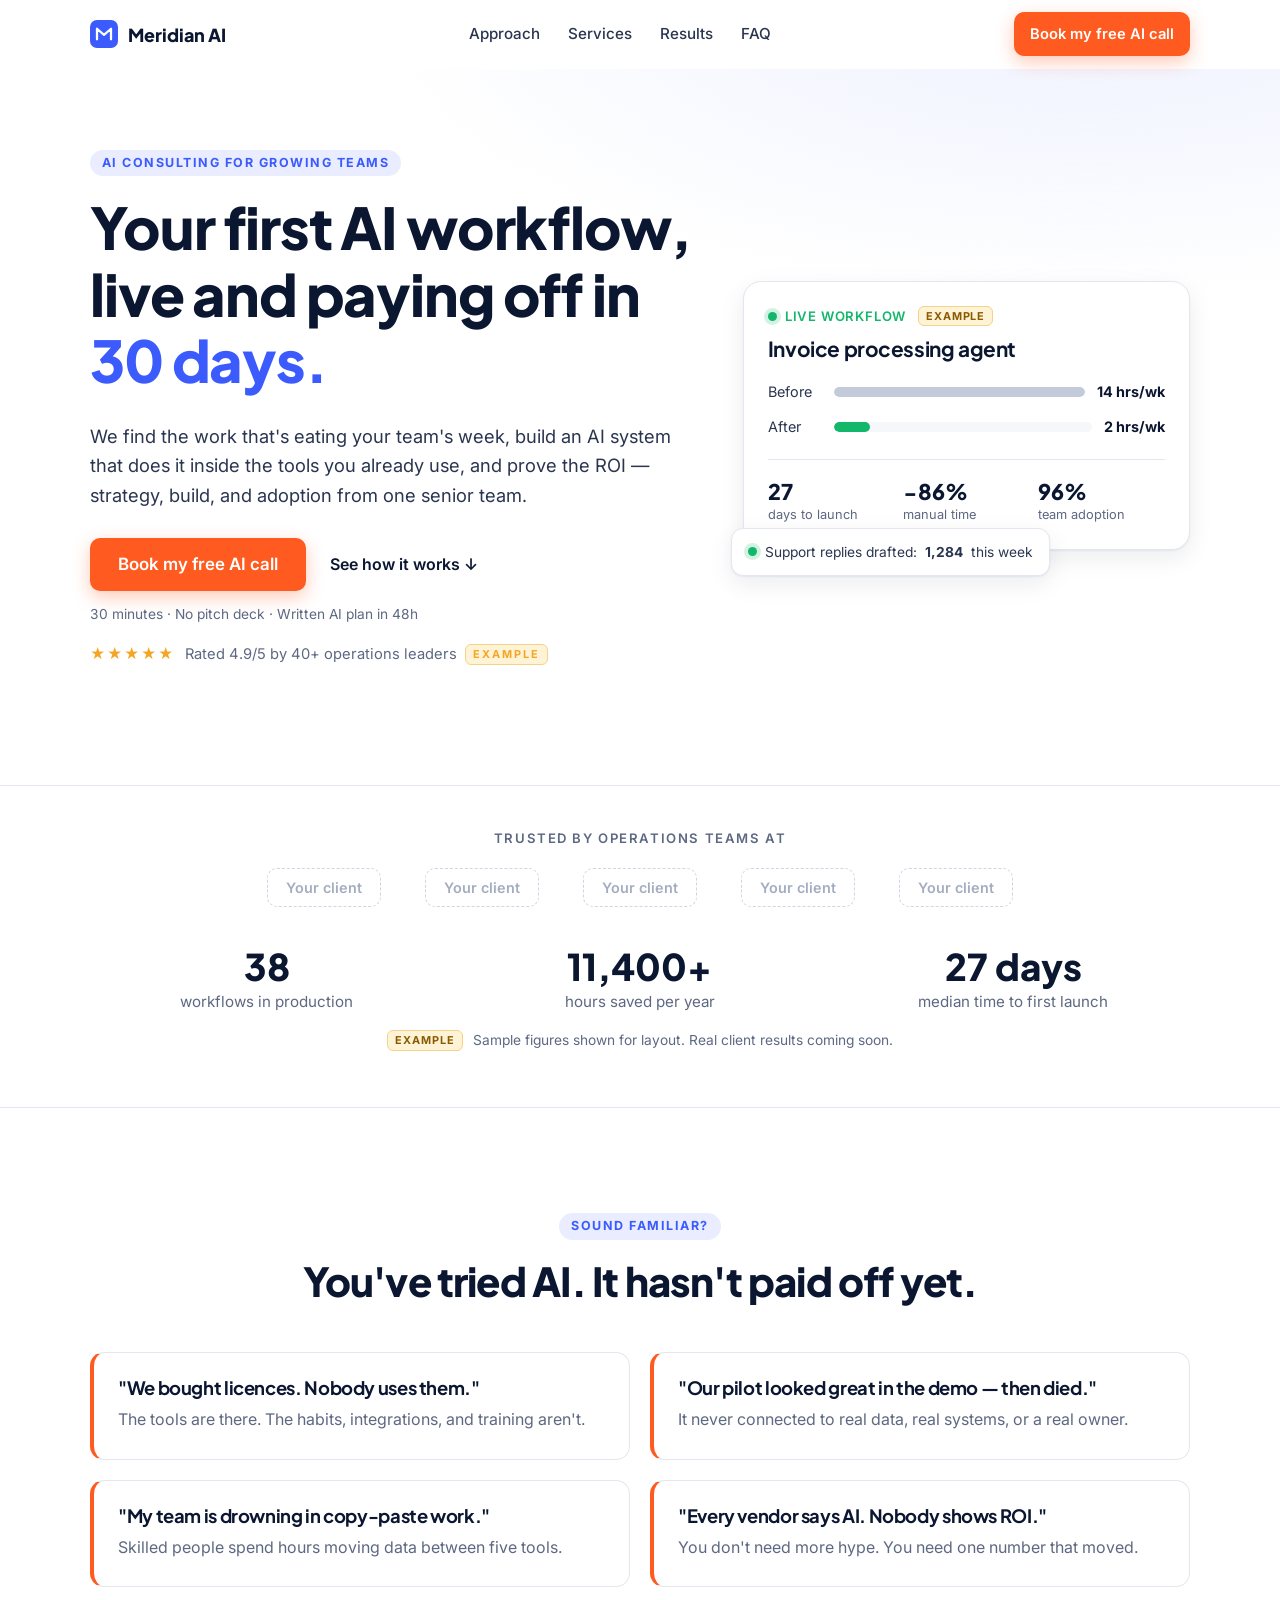
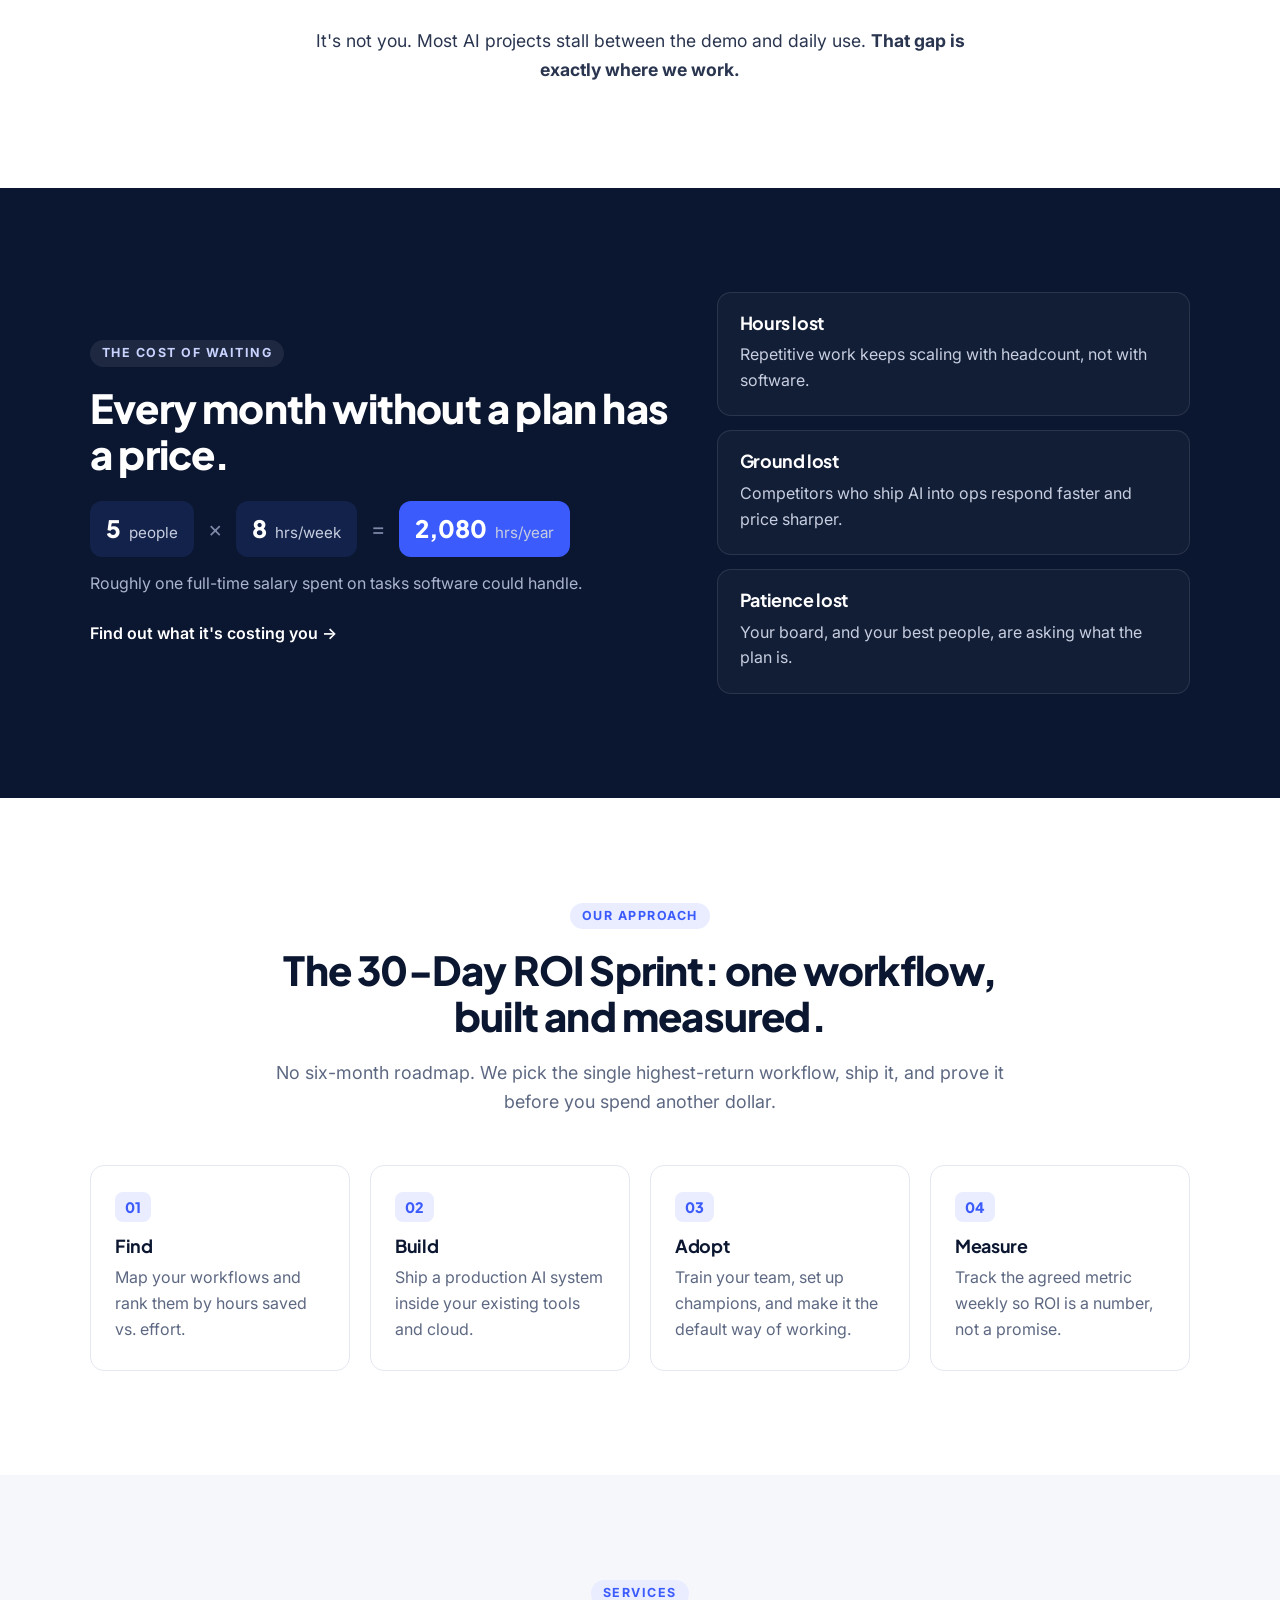
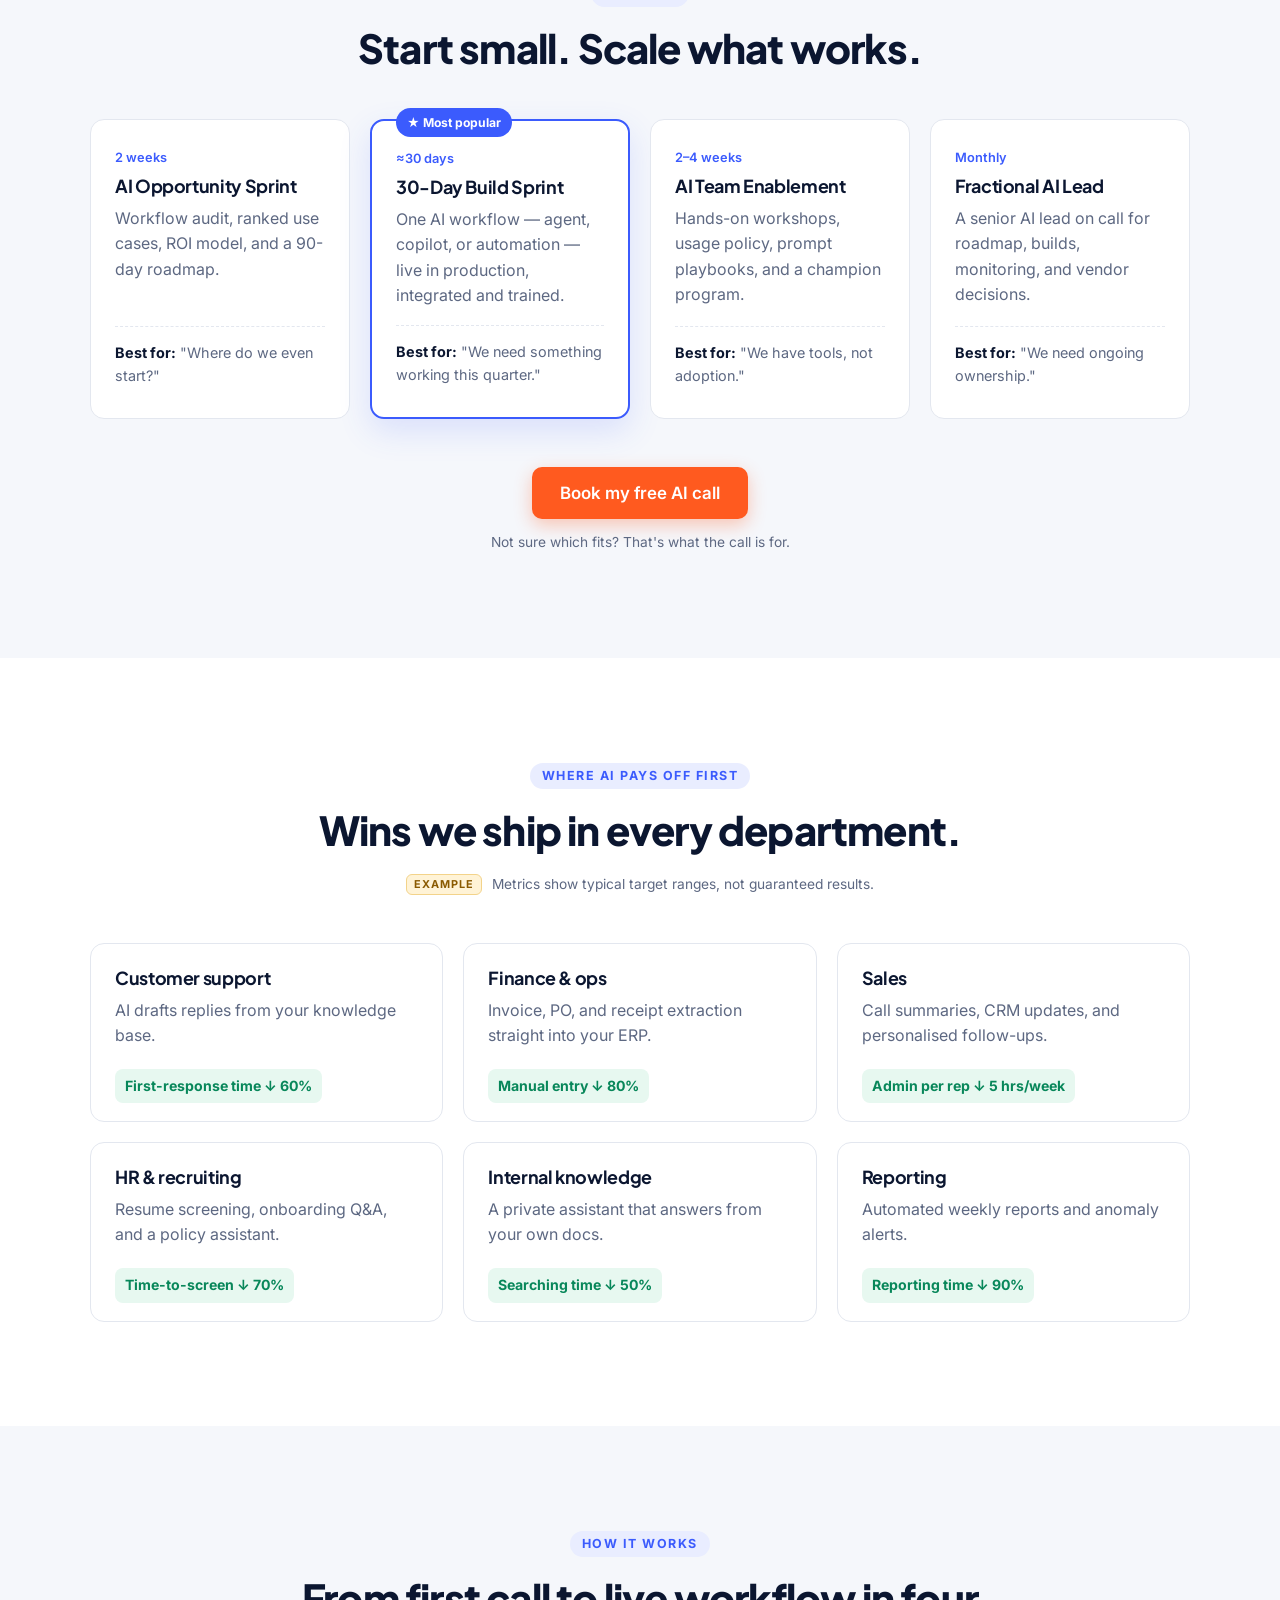
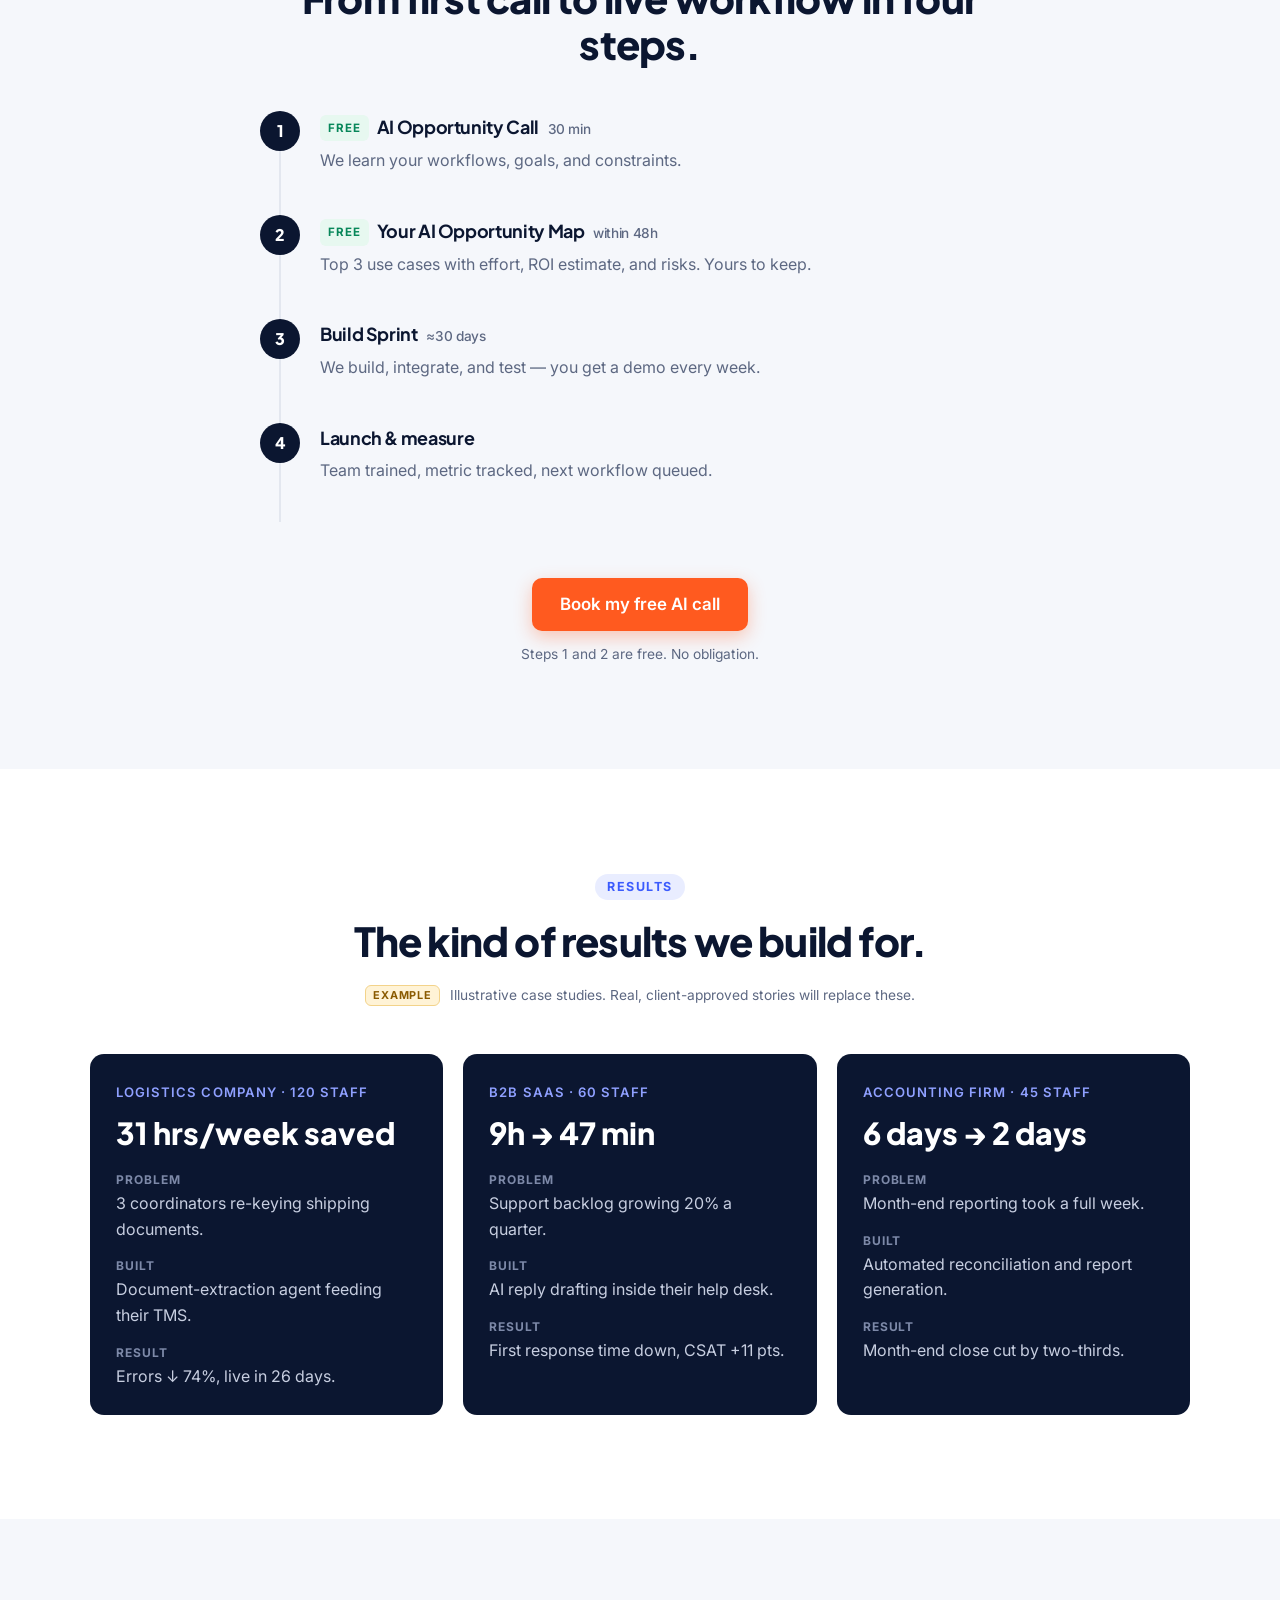
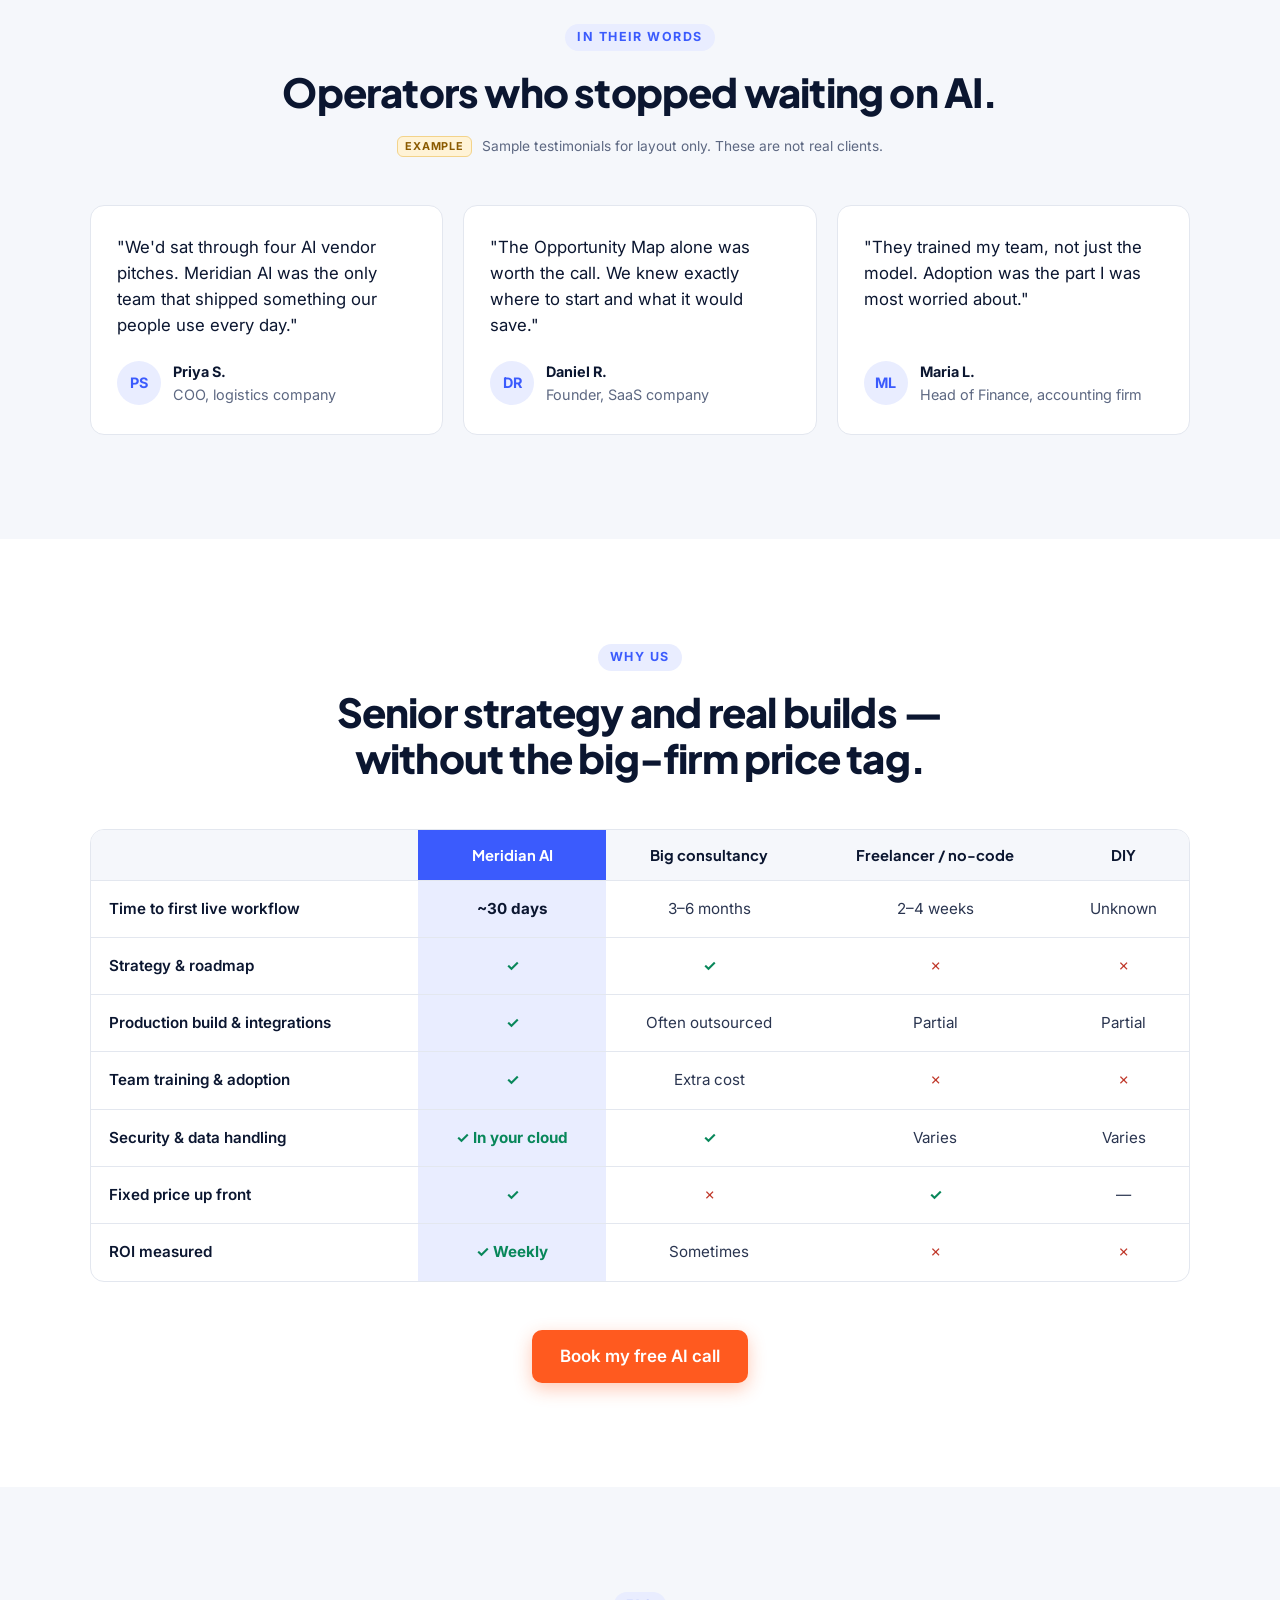
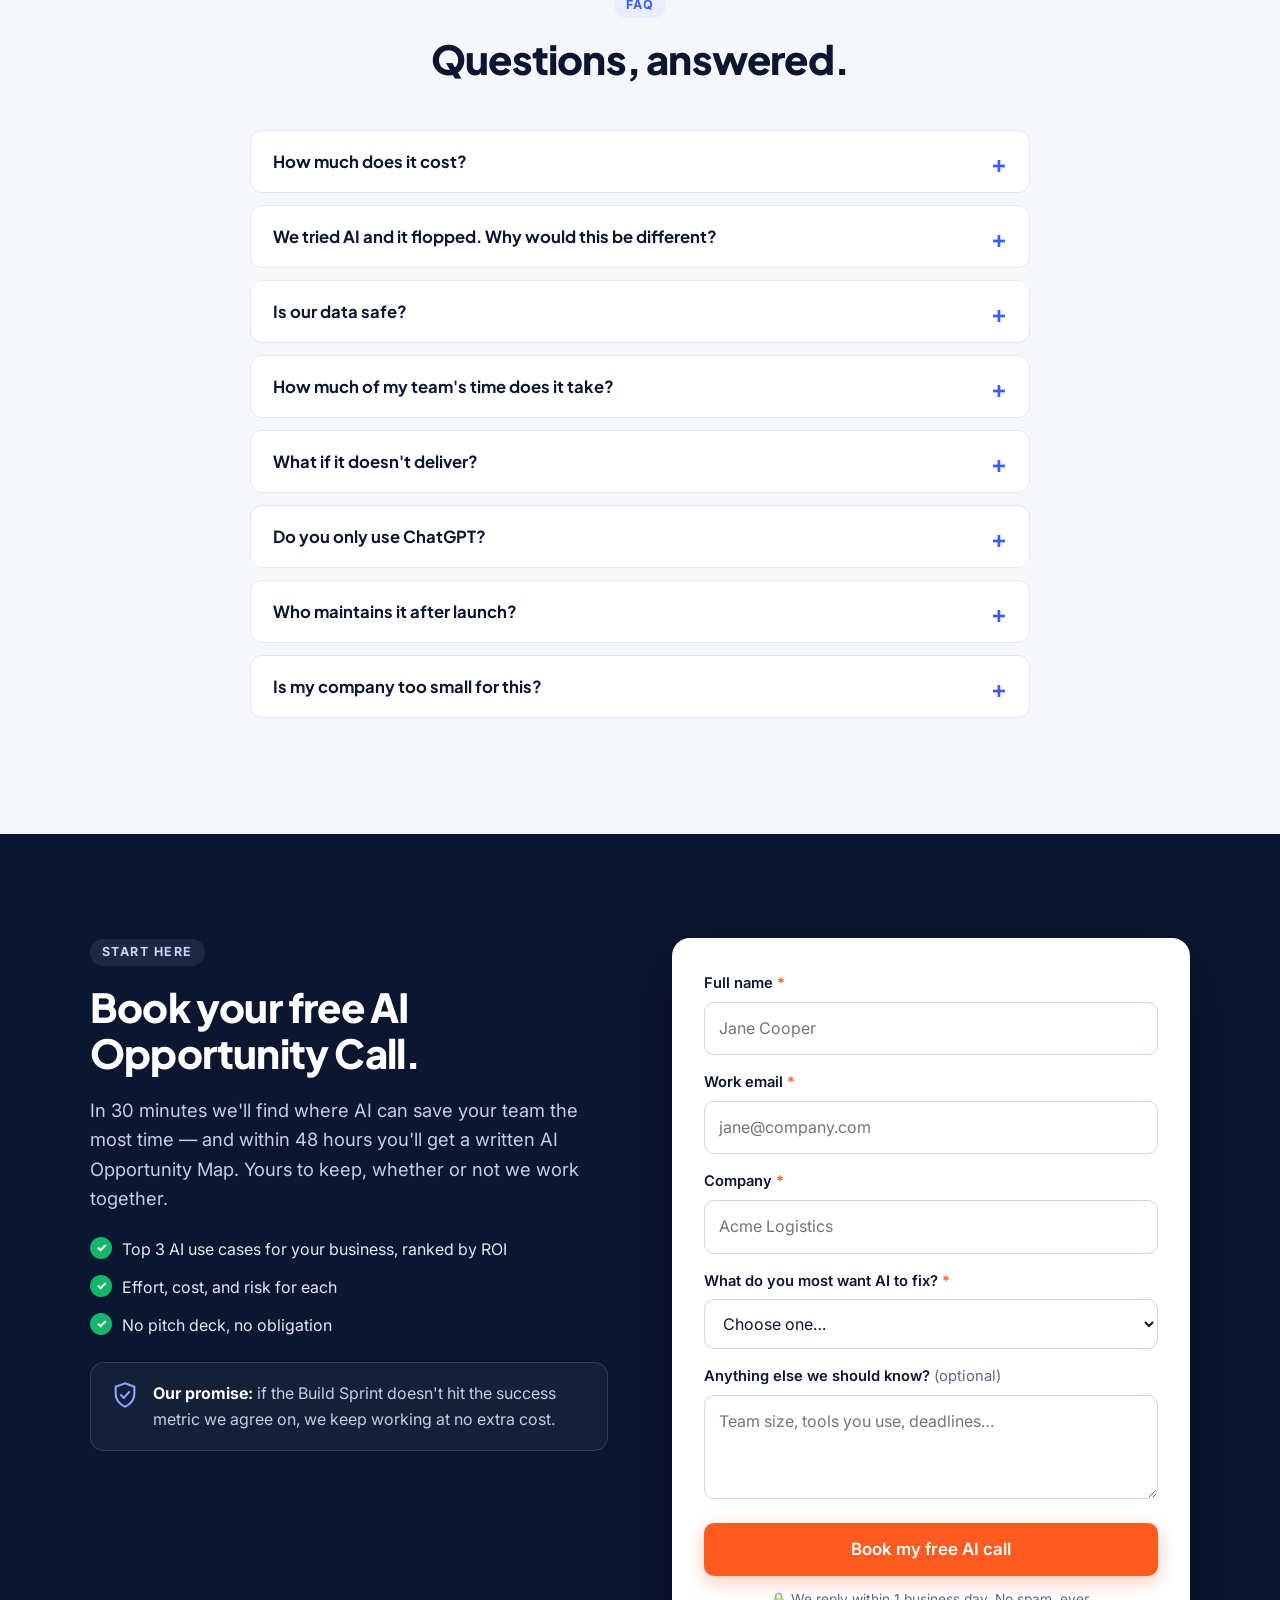
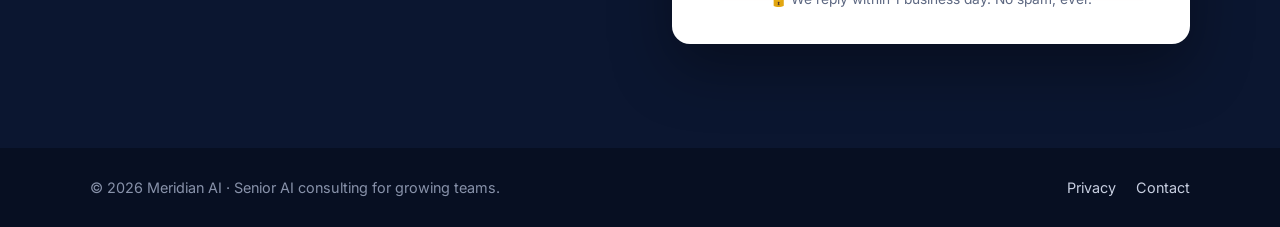
<file: site/index.html>
<!doctype html>
<html lang="en" class="no-js">
<head>
  <meta charset="utf-8" />
  <meta name="viewport" content="width=device-width, initial-scale=1" />
  <title>AI Consulting: First Workflow Live in 30 Days | Meridian AI</title>
  <meta name="description" content="We find, build, and measure AI workflows that save your team hours every week. Book a free 30-minute AI Opportunity Call and get a written plan in 48h." />
  <!-- Remove noindex once all sample proof is replaced with real proof -->
  <meta name="robots" content="noindex, nofollow" />
  <link rel="preconnect" href="https://fonts.googleapis.com" />
  <link rel="preconnect" href="https://fonts.gstatic.com" crossorigin />
  <link href="https://fonts.googleapis.com/css2?family=Inter:wght@400;500;600&family=Plus+Jakarta+Sans:wght@600;700;800&display=swap" rel="stylesheet" />
  <link rel="stylesheet" href="styles.css" />
</head>
<body>
  <a class="skip" href="#main">Skip to content</a>

  <header class="nav" id="top">
    <div class="wrap nav__inner">
      <a class="logo" href="#top" aria-label="Home">
        <svg width="28" height="28" viewBox="0 0 32 32" aria-hidden="true"><rect width="32" height="32" rx="8" fill="currentColor"/><path d="M8 22V10l8 7 8-7v12" fill="none" stroke="#fff" stroke-width="2.6" stroke-linecap="round" stroke-linejoin="round"/></svg>
        <span data-brand>Meridian AI</span>
      </a>
      <nav class="nav__links" aria-label="Page sections">
        <a href="#approach">Approach</a>
        <a href="#services">Services</a>
        <a href="#results">Results</a>
        <a href="#faq">FAQ</a>
      </nav>
      <a class="btn btn--cta btn--sm" href="#contact" data-cta="nav">Book my free AI call</a>
    </div>
  </header>

  <main id="main">

    <!-- 1. HERO -->
    <section class="hero" id="hero">
      <div class="wrap hero__grid">
        <div class="hero__copy">
          <p class="eyebrow">AI consulting for growing teams</p>
          <h1>Your first AI workflow, live and paying off in <span class="hl">30 days.</span></h1>
          <p class="lead">We find the work that's eating your team's week, build an AI system that does it inside the tools you already use, and prove the ROI — strategy, build, and adoption from one senior team.</p>
          <div class="cta-row">
            <a class="btn btn--cta btn--lg" href="#contact" data-cta="hero">Book my free AI call</a>
            <a class="link-arrow" href="#approach">See how it works ↓</a>
          </div>
          <p class="micro">30 minutes · No pitch deck · Written AI plan in 48h</p>
          <!-- PLACEHOLDER: replace rating with real review data -->
          <p class="rating"><span aria-hidden="true">★★★★★</span> Rated 4.9/5 by 40+ operations leaders <span class="sample-tag">Example</span></p>
        </div>

        <!-- PLACEHOLDER: example workflow numbers -->
        <div class="hero__card" aria-label="Example result: invoice processing">
          <div class="wf">
            <div class="wf__head"><span class="dot dot--live"></span> Live workflow <span class="sample-tag">Example</span></div>
            <h3 class="wf__title">Invoice processing agent</h3>
            <div class="wf__bars">
              <div class="wf__row"><span>Before</span><div class="bar"><i style="--w:100%"></i></div><b>14 hrs/wk</b></div>
              <div class="wf__row"><span>After</span><div class="bar bar--good"><i style="--w:14%"></i></div><b>2 hrs/wk</b></div>
            </div>
            <ul class="wf__meta">
              <li><b>27</b> days to launch</li>
              <li><b>−86%</b> manual time</li>
              <li><b>96%</b> team adoption</li>
            </ul>
          </div>
          <div class="wf wf--float">
            <span class="dot dot--live"></span> Support replies drafted: <b>1,284</b> this week
          </div>
        </div>
      </div>
    </section>

    <!-- 2. TRUST BAR -->
    <section class="trust" id="trust" aria-labelledby="trust-h">
      <div class="wrap">
        <h2 id="trust-h" class="trust__title">Trusted by operations teams at</h2>
        <!-- PLACEHOLDER: replace with real client logos (with permission) -->
        <ul class="logos">
          <li class="logo-slot">Your client</li><li class="logo-slot">Your client</li><li class="logo-slot">Your client</li><li class="logo-slot">Your client</li><li class="logo-slot">Your client</li>
        </ul>
        <!-- PLACEHOLDER: replace stats with real figures -->
        <ul class="stats">
          <li><b data-count="38">38</b><span>workflows in production</span></li>
          <li><b data-count="11400" data-suffix="+">11,400+</b><span>hours saved per year</span></li>
          <li><b data-count="27" data-suffix=" days">27 days</b><span>median time to first launch</span></li>
        </ul>
        <p class="sample-note"><span class="sample-tag">Example</span> Sample figures shown for layout. Real client results coming soon.</p>
      </div>
    </section>

    <!-- 3. PROBLEM -->
    <section class="section" id="problem" aria-labelledby="problem-h">
      <div class="wrap">
        <header class="sec-head">
          <p class="eyebrow">Sound familiar?</p>
          <h2 id="problem-h">You've tried AI. It hasn't paid off yet.</h2>
        </header>
        <div class="grid grid--2">
          <article class="pain reveal"><h3>"We bought licences. Nobody uses them."</h3><p>The tools are there. The habits, integrations, and training aren't.</p></article>
          <article class="pain reveal"><h3>"Our pilot looked great in the demo — then died."</h3><p>It never connected to real data, real systems, or a real owner.</p></article>
          <article class="pain reveal"><h3>"My team is drowning in copy-paste work."</h3><p>Skilled people spend hours moving data between five tools.</p></article>
          <article class="pain reveal"><h3>"Every vendor says AI. Nobody shows ROI."</h3><p>You don't need more hype. You need one number that moved.</p></article>
        </div>
        <p class="sec-close">It's not you. Most AI projects stall between the demo and daily use. <strong>That gap is exactly where we work.</strong></p>
      </div>
    </section>

    <!-- 4. COST OF INACTION -->
    <section class="section section--ink" id="stakes" aria-labelledby="stakes-h">
      <div class="wrap stakes">
        <div>
          <p class="eyebrow eyebrow--light">The cost of waiting</p>
          <h2 id="stakes-h">Every month without a plan has a price.</h2>
          <div class="math" aria-label="5 people times 8 hours a week equals 2,080 hours a year">
            <span><b>5</b> people</span><i>×</i><span><b>8</b> hrs/week</span><i>=</i><span class="math__total"><b>2,080</b> hrs/year</span>
          </div>
          <p class="muted-light">Roughly one full-time salary spent on tasks software could handle.</p>
          <a class="link-arrow link-arrow--light" href="#contact" data-cta="stakes">Find out what it's costing you →</a>
        </div>
        <ul class="stakes__list">
          <li><h3>Hours lost</h3><p>Repetitive work keeps scaling with headcount, not with software.</p></li>
          <li><h3>Ground lost</h3><p>Competitors who ship AI into ops respond faster and price sharper.</p></li>
          <li><h3>Patience lost</h3><p>Your board, and your best people, are asking what the plan is.</p></li>
        </ul>
      </div>
    </section>

    <!-- 5. SOLUTION / APPROACH -->
    <section class="section" id="approach" aria-labelledby="approach-h">
      <div class="wrap">
        <header class="sec-head">
          <p class="eyebrow">Our approach</p>
          <h2 id="approach-h">The 30-Day ROI Sprint: one workflow, built and measured.</h2>
          <p class="sub">No six-month roadmap. We pick the single highest-return workflow, ship it, and prove it before you spend another dollar.</p>
        </header>
        <ol class="steps4">
          <li class="reveal"><span class="steps4__n">01</span><h3>Find</h3><p>Map your workflows and rank them by hours saved vs. effort.</p></li>
          <li class="reveal"><span class="steps4__n">02</span><h3>Build</h3><p>Ship a production AI system inside your existing tools and cloud.</p></li>
          <li class="reveal"><span class="steps4__n">03</span><h3>Adopt</h3><p>Train your team, set up champions, and make it the default way of working.</p></li>
          <li class="reveal"><span class="steps4__n">04</span><h3>Measure</h3><p>Track the agreed metric weekly so ROI is a number, not a promise.</p></li>
        </ol>
      </div>
    </section>

    <!-- 6. SERVICES -->
    <section class="section section--tint" id="services" aria-labelledby="services-h">
      <div class="wrap">
        <header class="sec-head">
          <p class="eyebrow">Services</p>
          <h2 id="services-h">Start small. Scale what works.</h2>
        </header>
        <div class="grid grid--4">
          <article class="card reveal">
            <p class="card__tag">2 weeks</p>
            <h3>AI Opportunity Sprint</h3>
            <p>Workflow audit, ranked use cases, ROI model, and a 90-day roadmap.</p>
            <p class="card__fit"><b>Best for:</b> "Where do we even start?"</p>
          </article>
          <article class="card card--featured reveal">
            <p class="card__badge">★ Most popular</p>
            <p class="card__tag">≈30 days</p>
            <h3>30-Day Build Sprint</h3>
            <p>One AI workflow — agent, copilot, or automation — live in production, integrated and trained.</p>
            <p class="card__fit"><b>Best for:</b> "We need something working this quarter."</p>
          </article>
          <article class="card reveal">
            <p class="card__tag">2–4 weeks</p>
            <h3>AI Team Enablement</h3>
            <p>Hands-on workshops, usage policy, prompt playbooks, and a champion program.</p>
            <p class="card__fit"><b>Best for:</b> "We have tools, not adoption."</p>
          </article>
          <article class="card reveal">
            <p class="card__tag">Monthly</p>
            <h3>Fractional AI Lead</h3>
            <p>A senior AI lead on call for roadmap, builds, monitoring, and vendor decisions.</p>
            <p class="card__fit"><b>Best for:</b> "We need ongoing ownership."</p>
          </article>
        </div>
        <div class="cta-center">
          <a class="btn btn--cta btn--lg" href="#contact" data-cta="services">Book my free AI call</a>
          <p class="micro">Not sure which fits? That's what the call is for.</p>
        </div>
      </div>
    </section>

    <!-- 7. USE CASES -->
    <section class="section" id="use-cases" aria-labelledby="uc-h">
      <div class="wrap">
        <header class="sec-head">
          <p class="eyebrow">Where AI pays off first</p>
          <h2 id="uc-h">Wins we ship in every department.</h2>
          <p class="sample-note"><span class="sample-tag">Example</span> Metrics show typical target ranges, not guaranteed results.</p>
        </header>
        <!-- PLACEHOLDER: metrics are typical ranges; replace with your own data -->
        <div class="grid grid--3">
          <article class="uc reveal"><h3>Customer support</h3><p>AI drafts replies from your knowledge base.</p><p class="uc__metric">First-response time ↓ 60%</p></article>
          <article class="uc reveal"><h3>Finance &amp; ops</h3><p>Invoice, PO, and receipt extraction straight into your ERP.</p><p class="uc__metric">Manual entry ↓ 80%</p></article>
          <article class="uc reveal"><h3>Sales</h3><p>Call summaries, CRM updates, and personalised follow-ups.</p><p class="uc__metric">Admin per rep ↓ 5 hrs/week</p></article>
          <article class="uc reveal"><h3>HR &amp; recruiting</h3><p>Resume screening, onboarding Q&amp;A, and a policy assistant.</p><p class="uc__metric">Time-to-screen ↓ 70%</p></article>
          <article class="uc reveal"><h3>Internal knowledge</h3><p>A private assistant that answers from your own docs.</p><p class="uc__metric">Searching time ↓ 50%</p></article>
          <article class="uc reveal"><h3>Reporting</h3><p>Automated weekly reports and anomaly alerts.</p><p class="uc__metric">Reporting time ↓ 90%</p></article>
        </div>
      </div>
    </section>

    <!-- 8. PROCESS -->
    <section class="section section--tint" id="process" aria-labelledby="process-h">
      <div class="wrap">
        <header class="sec-head">
          <p class="eyebrow">How it works</p>
          <h2 id="process-h">From first call to live workflow in four steps.</h2>
        </header>
        <ol class="timeline">
          <li class="reveal"><span class="timeline__badge">Free</span><h3>AI Opportunity Call <small>30 min</small></h3><p>We learn your workflows, goals, and constraints.</p></li>
          <li class="reveal"><span class="timeline__badge">Free</span><h3>Your AI Opportunity Map <small>within 48h</small></h3><p>Top 3 use cases with effort, ROI estimate, and risks. Yours to keep.</p></li>
          <li class="reveal"><h3>Build Sprint <small>≈30 days</small></h3><p>We build, integrate, and test — you get a demo every week.</p></li>
          <li class="reveal"><h3>Launch &amp; measure</h3><p>Team trained, metric tracked, next workflow queued.</p></li>
        </ol>
        <div class="cta-center">
          <a class="btn btn--cta btn--lg" href="#contact" data-cta="process">Book my free AI call</a>
          <p class="micro">Steps 1 and 2 are free. No obligation.</p>
        </div>
      </div>
    </section>

    <!-- 9. RESULTS -->
    <section class="section" id="results" aria-labelledby="results-h">
      <div class="wrap">
        <header class="sec-head">
          <p class="eyebrow">Results</p>
          <h2 id="results-h">The kind of results we build for.</h2>
          <p class="sample-note"><span class="sample-tag">Example</span> Illustrative case studies. Real, client-approved stories will replace these.</p>
        </header>
        <!-- PLACEHOLDER: replace with real, permissioned case studies -->
        <div class="grid grid--3">
          <article class="case reveal">
            <p class="case__who">Logistics company · 120 staff</p>
            <p class="case__big">31 hrs/week saved</p>
            <dl>
              <dt>Problem</dt><dd>3 coordinators re-keying shipping documents.</dd>
              <dt>Built</dt><dd>Document-extraction agent feeding their TMS.</dd>
              <dt>Result</dt><dd>Errors ↓ 74%, live in 26 days.</dd>
            </dl>
          </article>
          <article class="case reveal">
            <p class="case__who">B2B SaaS · 60 staff</p>
            <p class="case__big">9h → 47 min</p>
            <dl>
              <dt>Problem</dt><dd>Support backlog growing 20% a quarter.</dd>
              <dt>Built</dt><dd>AI reply drafting inside their help desk.</dd>
              <dt>Result</dt><dd>First response time down, CSAT +11 pts.</dd>
            </dl>
          </article>
          <article class="case reveal">
            <p class="case__who">Accounting firm · 45 staff</p>
            <p class="case__big">6 days → 2 days</p>
            <dl>
              <dt>Problem</dt><dd>Month-end reporting took a full week.</dd>
              <dt>Built</dt><dd>Automated reconciliation and report generation.</dd>
              <dt>Result</dt><dd>Month-end close cut by two-thirds.</dd>
            </dl>
          </article>
        </div>
      </div>
    </section>

    <!-- 10. TESTIMONIALS -->
    <section class="section section--tint" id="testimonials" aria-labelledby="t-h">
      <div class="wrap">
        <header class="sec-head">
          <p class="eyebrow">In their words</p>
          <h2 id="t-h">Operators who stopped waiting on AI.</h2>
          <p class="sample-note"><span class="sample-tag">Example</span> Sample testimonials for layout only. These are not real clients.</p>
        </header>
        <!-- PLACEHOLDER: NEVER publish invented quotes — replace with real, permissioned testimonials -->
        <div class="grid grid--3">
          <figure class="quote reveal">
            <blockquote>"We'd sat through four AI vendor pitches. <span data-brand>Meridian AI</span> was the only team that shipped something our people use every day."</blockquote>
            <figcaption><span class="avatar" aria-hidden="true">PS</span><span><b>Priya S.</b> COO, logistics company</span></figcaption>
          </figure>
          <figure class="quote reveal">
            <blockquote>"The Opportunity Map alone was worth the call. We knew exactly where to start and what it would save."</blockquote>
            <figcaption><span class="avatar" aria-hidden="true">DR</span><span><b>Daniel R.</b> Founder, SaaS company</span></figcaption>
          </figure>
          <figure class="quote reveal">
            <blockquote>"They trained my team, not just the model. Adoption was the part I was most worried about."</blockquote>
            <figcaption><span class="avatar" aria-hidden="true">ML</span><span><b>Maria L.</b> Head of Finance, accounting firm</span></figcaption>
          </figure>
        </div>
      </div>
    </section>

    <!-- 11. WHY US / COMPARISON -->
    <section class="section" id="compare" aria-labelledby="compare-h">
      <div class="wrap">
        <header class="sec-head">
          <p class="eyebrow">Why us</p>
          <h2 id="compare-h">Senior strategy and real builds — without the big-firm price tag.</h2>
        </header>
        <div class="table-wrap" tabindex="0" role="region" aria-label="Comparison table, scrolls horizontally">
          <table class="compare">
            <thead>
              <tr><th scope="col"><span class="sr-only">Feature</span></th><th scope="col" class="us" data-brand>Meridian AI</th><th scope="col">Big consultancy</th><th scope="col">Freelancer / no-code</th><th scope="col">DIY</th></tr>
            </thead>
            <tbody>
              <tr><th scope="row">Time to first live workflow</th><td class="us"><b>~30 days</b></td><td>3–6 months</td><td>2–4 weeks</td><td>Unknown</td></tr>
              <tr><th scope="row">Strategy &amp; roadmap</th><td class="us yes">✓</td><td class="yes">✓</td><td class="no">✗</td><td class="no">✗</td></tr>
              <tr><th scope="row">Production build &amp; integrations</th><td class="us yes">✓</td><td>Often outsourced</td><td>Partial</td><td>Partial</td></tr>
              <tr><th scope="row">Team training &amp; adoption</th><td class="us yes">✓</td><td>Extra cost</td><td class="no">✗</td><td class="no">✗</td></tr>
              <tr><th scope="row">Security &amp; data handling</th><td class="us yes">✓ In your cloud</td><td class="yes">✓</td><td>Varies</td><td>Varies</td></tr>
              <tr><th scope="row">Fixed price up front</th><td class="us yes">✓</td><td class="no">✗</td><td class="yes">✓</td><td>—</td></tr>
              <tr><th scope="row">ROI measured</th><td class="us yes">✓ Weekly</td><td>Sometimes</td><td class="no">✗</td><td class="no">✗</td></tr>
            </tbody>
          </table>
        </div>
        <div class="cta-center">
          <a class="btn btn--cta btn--lg" href="#contact" data-cta="compare">Book my free AI call</a>
        </div>
      </div>
    </section>

    <!-- 12. FAQ -->
    <section class="section section--tint" id="faq" aria-labelledby="faq-h">
      <div class="wrap wrap--narrow">
        <header class="sec-head">
          <p class="eyebrow">FAQ</p>
          <h2 id="faq-h">Questions, answered.</h2>
        </header>
        <div class="faq">
          <!-- PLACEHOLDER: confirm pricing range -->
          <details><summary>How much does it cost?</summary><p>The call and Opportunity Map are free. Sprints are fixed-price and quoted up front; most first projects land between $8k and $25k depending on scope. You'll know the number before anything starts.</p></details>
          <details><summary>We tried AI and it flopped. Why would this be different?</summary><p>Most pilots fail on integration and adoption, not the model. Both are part of our scope, and usage is one of the success metrics we track.</p></details>
          <details><summary>Is our data safe?</summary><p>Yes. We work under NDA, build inside your own cloud and accounts where possible, use providers that don't train on your data, and apply role-based access.</p></details>
          <details><summary>How much of my team's time does it take?</summary><p>About 2 hours a week from one internal owner, plus a short training session for users. We do the heavy lifting.</p></details>
          <!-- PLACEHOLDER: confirm guarantee terms -->
          <details><summary>What if it doesn't deliver?</summary><p>We agree on a success metric before we start. If the Build Sprint doesn't hit it, we keep working at no extra cost until it does.</p></details>
          <details><summary>Do you only use ChatGPT?</summary><p>No. We're model-agnostic and pick the right model and tools for each workflow — OpenAI, Anthropic, Google, open-source, or plain automation when AI isn't needed.</p></details>
          <details><summary>Who maintains it after launch?</summary><p>You get full handover docs and training. Many clients keep us on as a Fractional AI Lead for monitoring and the next builds.</p></details>
          <details><summary>Is my company too small for this?</summary><p>If your team spends 10+ hours a week on repetitive work, there's almost certainly a workflow worth automating. The free call will tell you honestly.</p></details>
        </div>
      </div>
    </section>

    <!-- 13. FINAL CTA + FORM -->
    <section class="section section--ink contact" id="contact" aria-labelledby="contact-h">
      <div class="wrap contact__grid">
        <div class="contact__copy">
          <p class="eyebrow eyebrow--light">Start here</p>
          <h2 id="contact-h">Book your free AI Opportunity Call.</h2>
          <p class="lead lead--light">In 30 minutes we'll find where AI can save your team the most time — and within 48 hours you'll get a written AI Opportunity Map. Yours to keep, whether or not we work together.</p>
          <ul class="checks">
            <li>Top 3 AI use cases for your business, ranked by ROI</li>
            <li>Effort, cost, and risk for each</li>
            <li>No pitch deck, no obligation</li>
          </ul>
          <!-- PLACEHOLDER: confirm guarantee -->
          <div class="guarantee">
            <svg width="28" height="28" viewBox="0 0 24 24" aria-hidden="true"><path d="M12 2l8 3v6c0 5-3.4 9.4-8 11-4.6-1.6-8-6-8-11V5l8-3z" fill="none" stroke="currentColor" stroke-width="1.8"/><path d="M8.5 12l2.5 2.5 4.5-5" fill="none" stroke="currentColor" stroke-width="1.8" stroke-linecap="round" stroke-linejoin="round"/></svg>
            <p><b>Our promise:</b> if the Build Sprint doesn't hit the success metric we agree on, we keep working at no extra cost.</p>
          </div>
        </div>

        <div class="form-card">
          <form id="lead-form" novalidate>
            <div class="field">
              <label for="f-name">Full name <span aria-hidden="true">*</span></label>
              <input id="f-name" name="name" type="text" autocomplete="name" placeholder="Jane Cooper" required aria-describedby="e-name" />
              <p class="err" id="e-name" data-msg="Please enter your name."></p>
            </div>
            <div class="field">
              <label for="f-email">Work email <span aria-hidden="true">*</span></label>
              <input id="f-email" name="email" type="email" autocomplete="email" placeholder="jane@company.com" required aria-describedby="e-email" />
              <p class="err" id="e-email" data-msg="Please enter a valid work email."></p>
            </div>
            <div class="field">
              <label for="f-company">Company <span aria-hidden="true">*</span></label>
              <input id="f-company" name="company" type="text" autocomplete="organization" placeholder="Acme Logistics" required aria-describedby="e-company" />
              <p class="err" id="e-company" data-msg="Please enter your company."></p>
            </div>
            <div class="field">
              <label for="f-goal">What do you most want AI to fix? <span aria-hidden="true">*</span></label>
              <select id="f-goal" name="goal" required aria-describedby="e-goal">
                <option value="">Choose one…</option>
                <option>Repetitive manual work</option>
                <option>Customer support load</option>
                <option>Sales &amp; CRM admin</option>
                <option>Reporting &amp; finance ops</option>
                <option>Internal knowledge / search</option>
                <option>Not sure yet — help me find it</option>
              </select>
              <p class="err" id="e-goal" data-msg="Please pick one."></p>
            </div>
            <div class="field">
              <label for="f-note">Anything else we should know? <span class="opt">(optional)</span></label>
              <textarea id="f-note" name="note" rows="3" placeholder="Team size, tools you use, deadlines…"></textarea>
            </div>
            <!-- honeypot: hidden from humans -->
            <div class="hp" aria-hidden="true">
              <label for="f-website">Website</label>
              <input id="f-website" name="website" type="text" tabindex="-1" autocomplete="off" />
            </div>
            <button class="btn btn--cta btn--lg btn--block" type="submit" data-cta="form">
              <span class="btn__label">Book my free AI call</span><span class="spinner" aria-hidden="true"></span>
            </button>
            <p class="micro micro--center">🔒 We reply within 1 business day. No spam, ever.</p>
            <p class="form-status" role="alert" aria-live="assertive"></p>
          </form>

          <div class="success" id="form-success" hidden tabindex="-1">
            <div class="success__icon" aria-hidden="true">✓</div>
            <h3>You're in. 🎉</h3>
            <p>Check your inbox — we'll send 3 time slots within 1 business day. Want to move faster? Reply to that email with your top workflow.</p>
          </div>

          <p class="alt-link"><a href="#" id="external-form-link" target="_blank" rel="noopener" data-cta="external-form">Prefer a form link? Open it here →</a></p>
        </div>
      </div>
    </section>
  </main>

  <footer class="footer">
    <div class="wrap footer__inner">
      <p>© <span id="year"></span> <span data-brand>Meridian AI</span> · Senior AI consulting for growing teams.</p>
      <nav aria-label="Footer">
        <a href="#" id="privacy-link">Privacy</a>
        <a href="#" id="email-link">Contact</a>
      </nav>
    </div>
  </footer>

  <!-- Sticky mobile CTA -->
  <div class="sticky-cta" id="sticky-cta">
    <a class="btn btn--cta btn--block" href="#contact" data-cta="sticky">Book my free AI call</a>
  </div>

  <script src="app.js"></script>
</body>
</html>
</file>
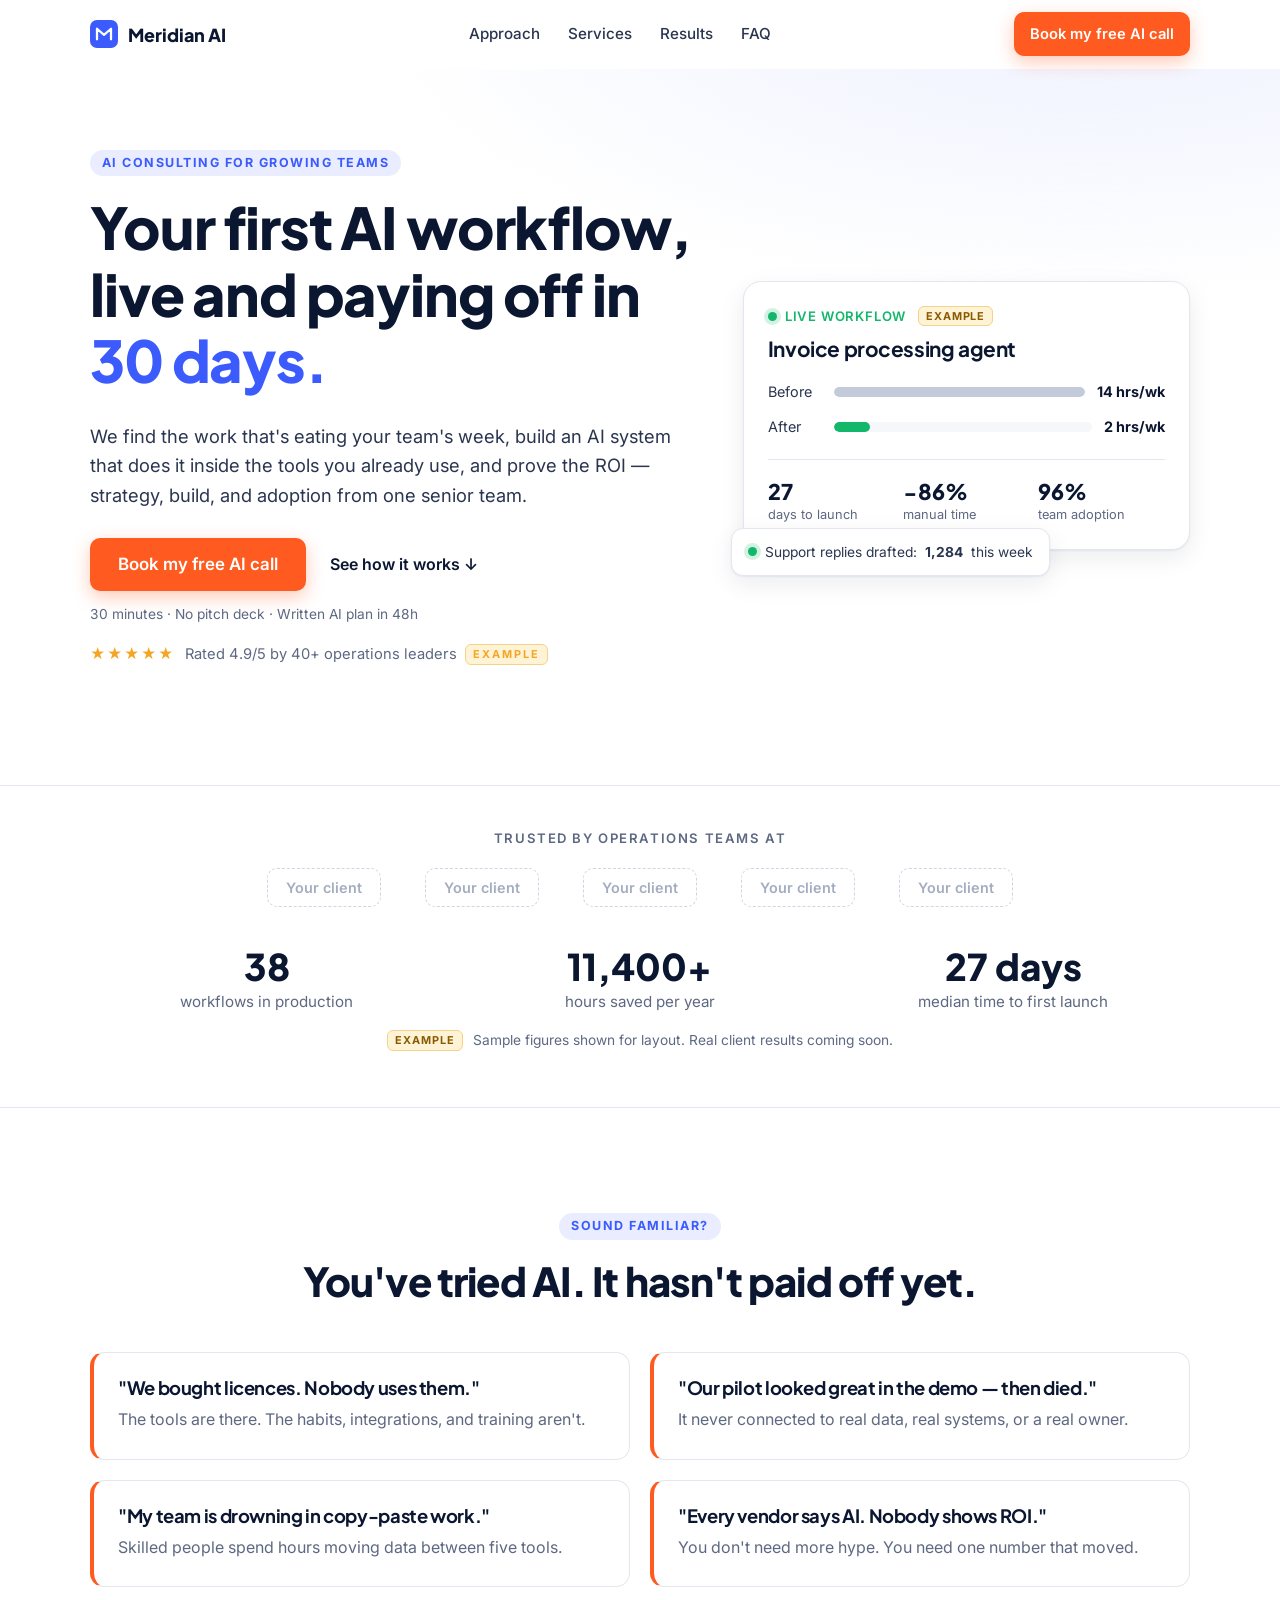
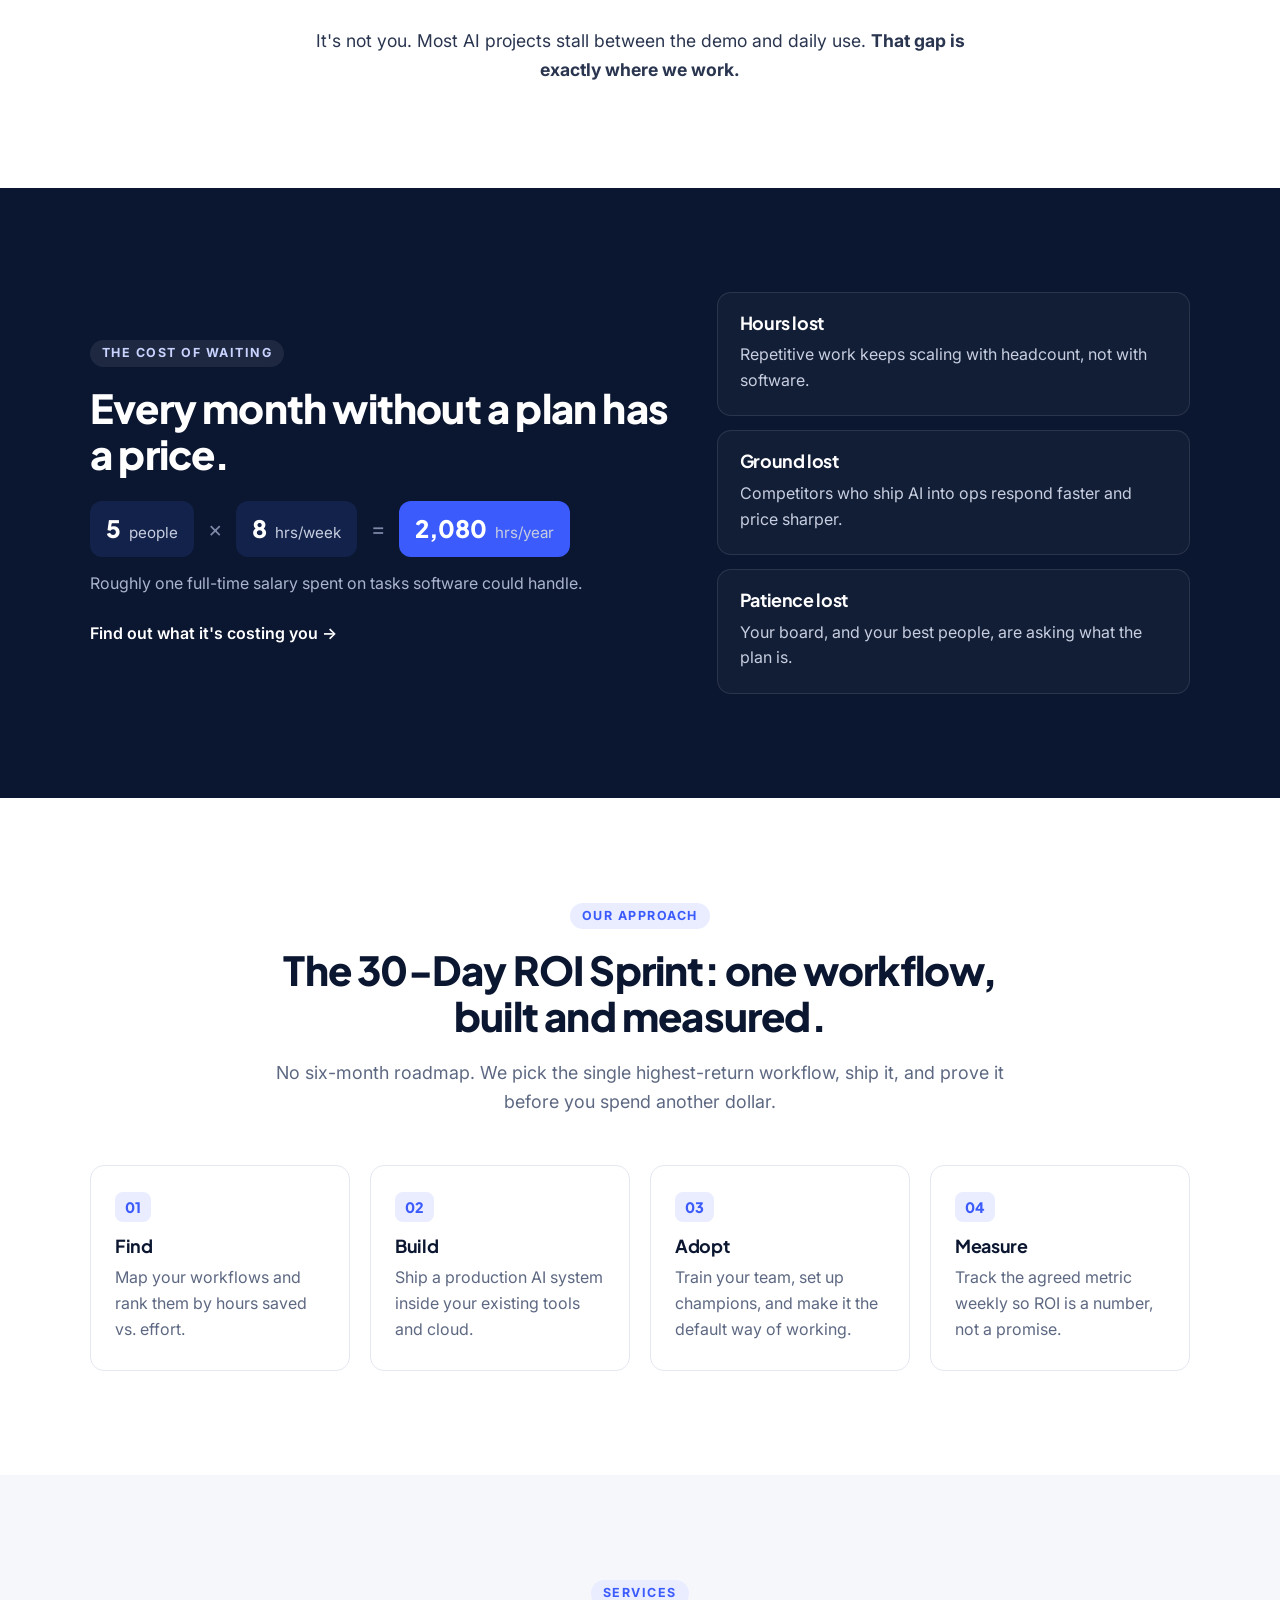
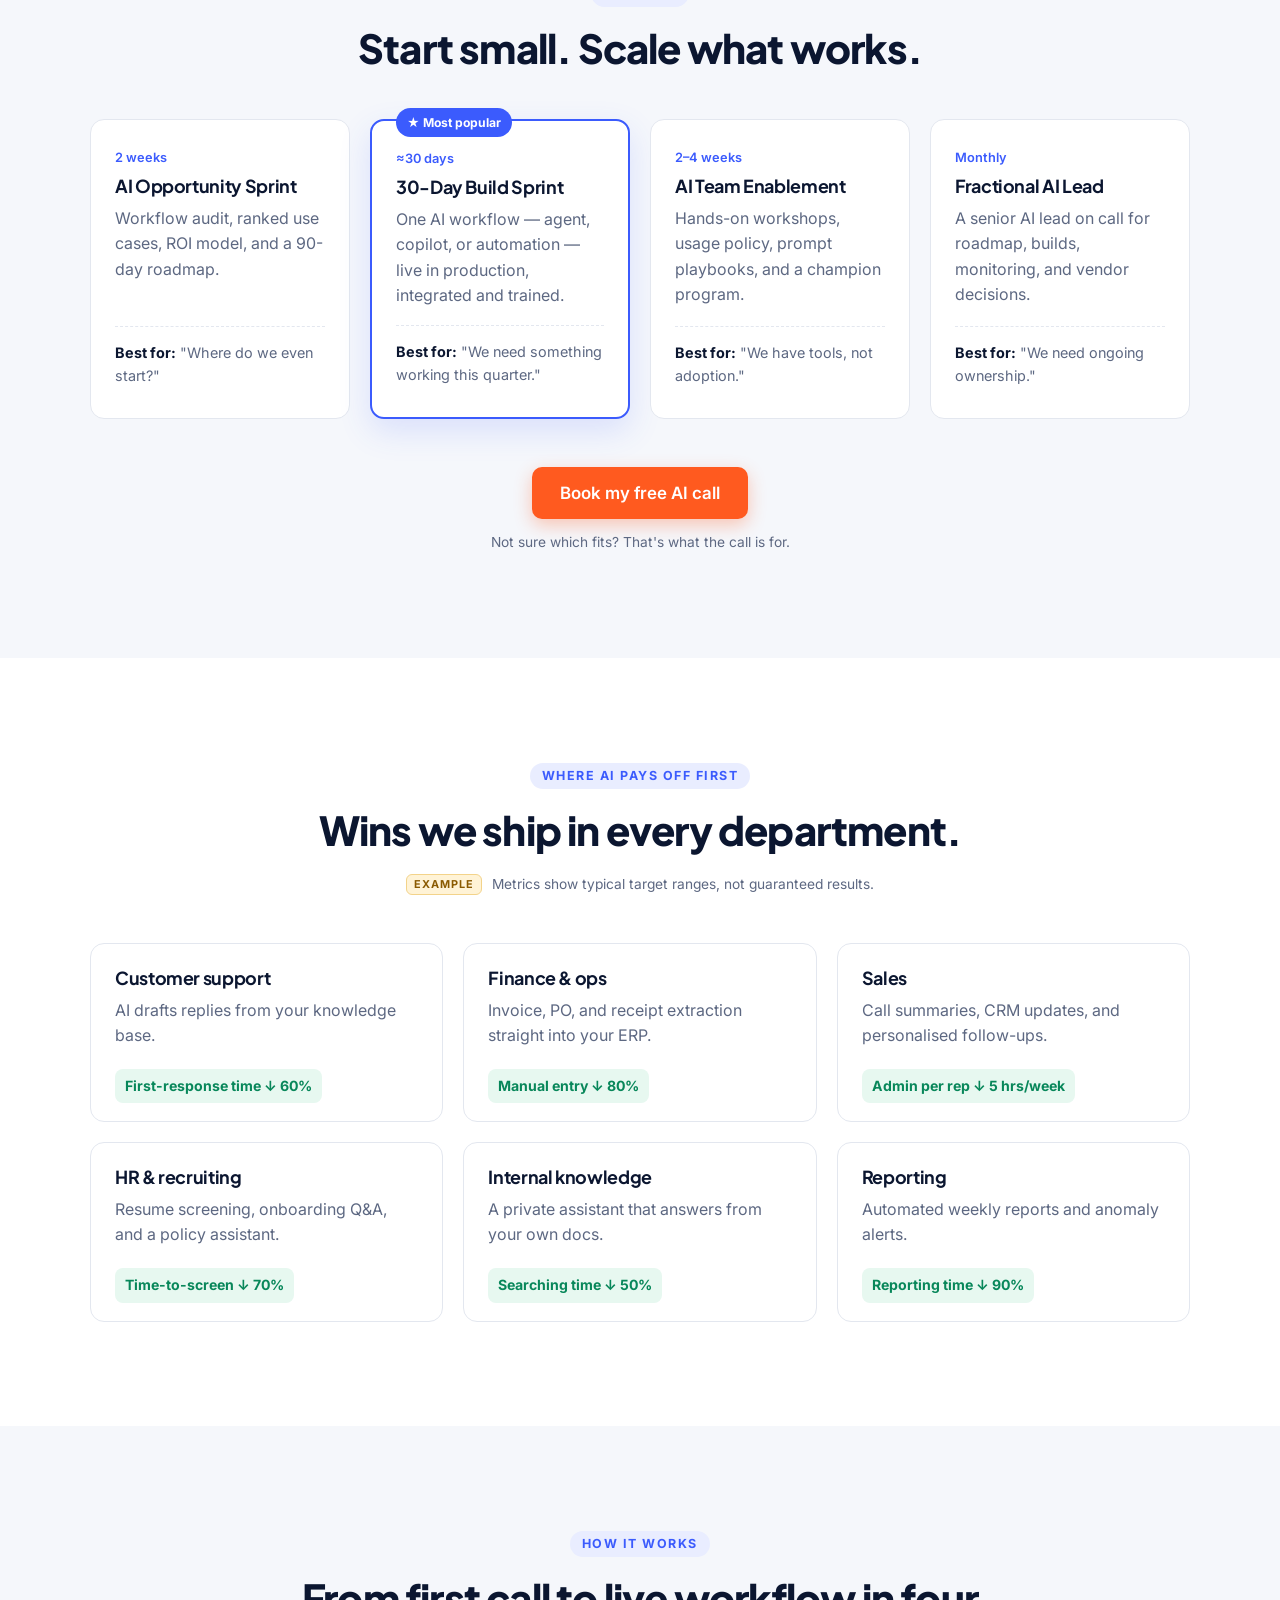
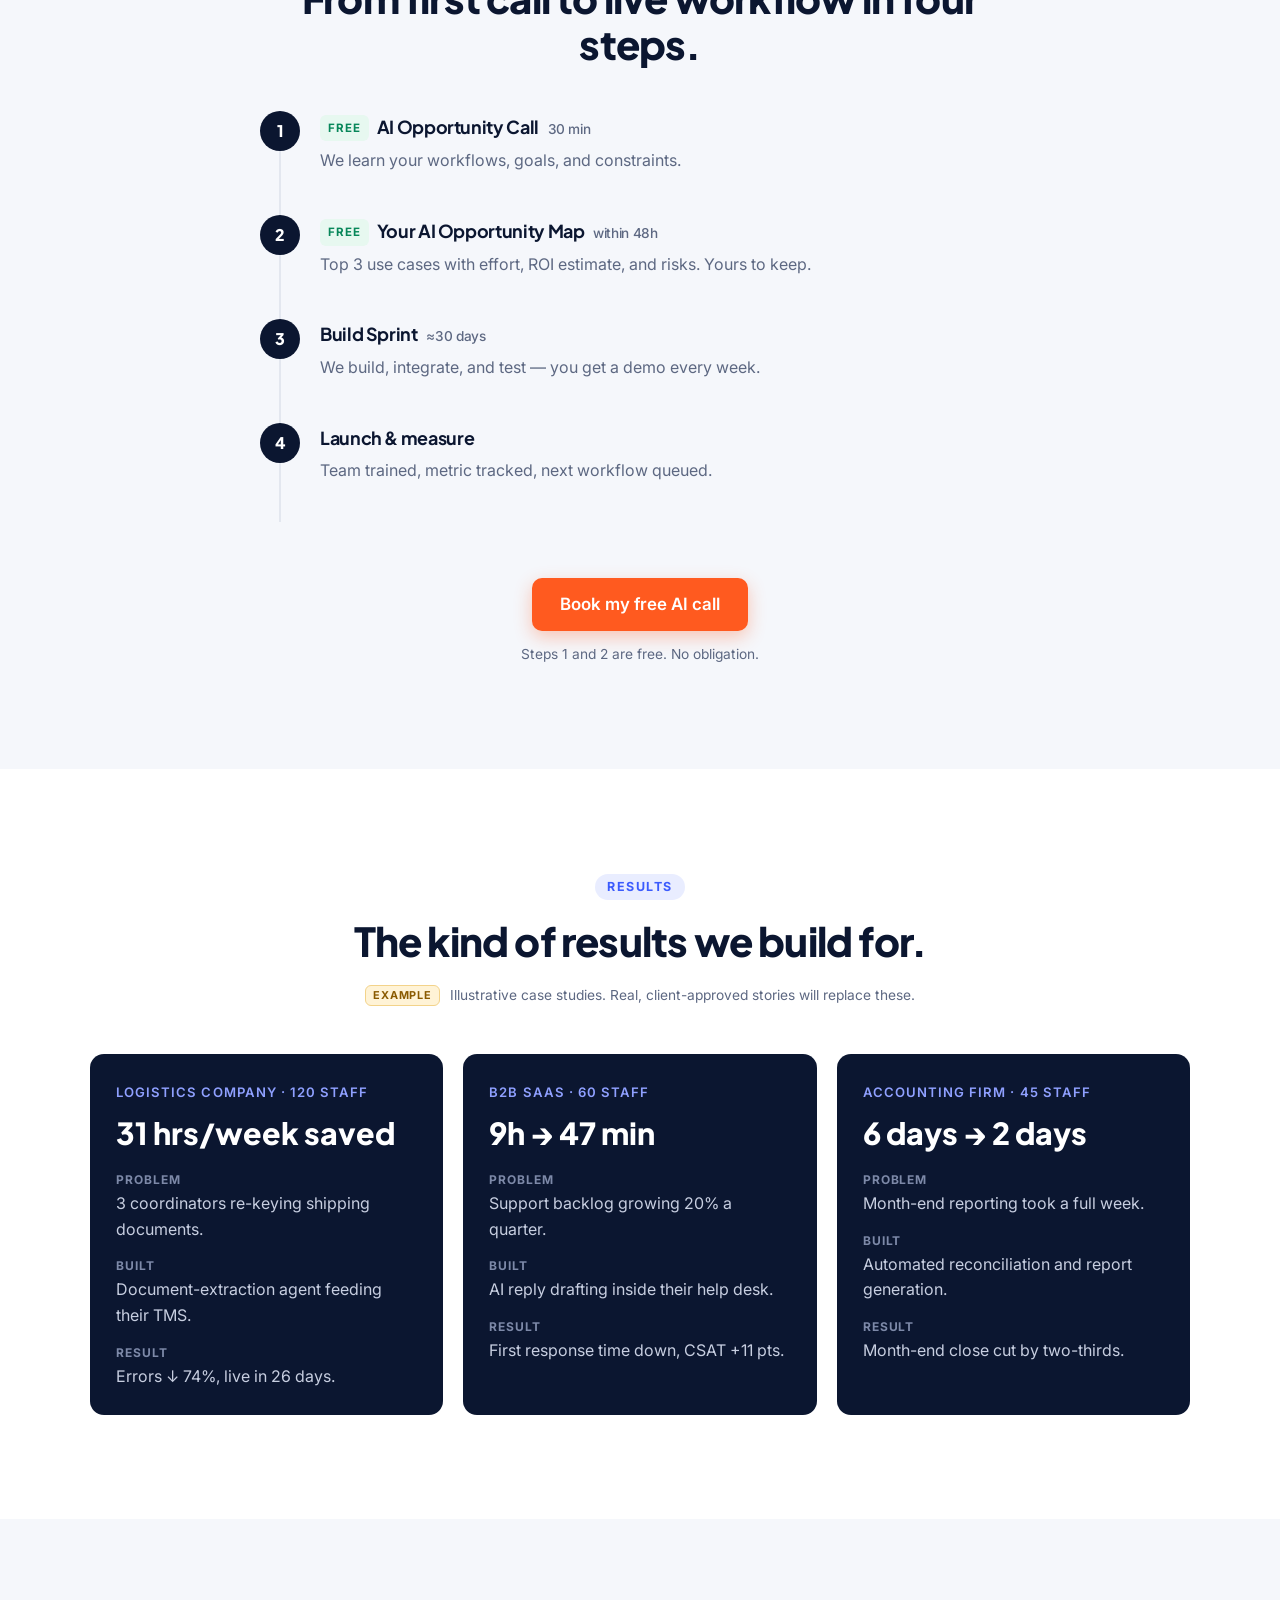
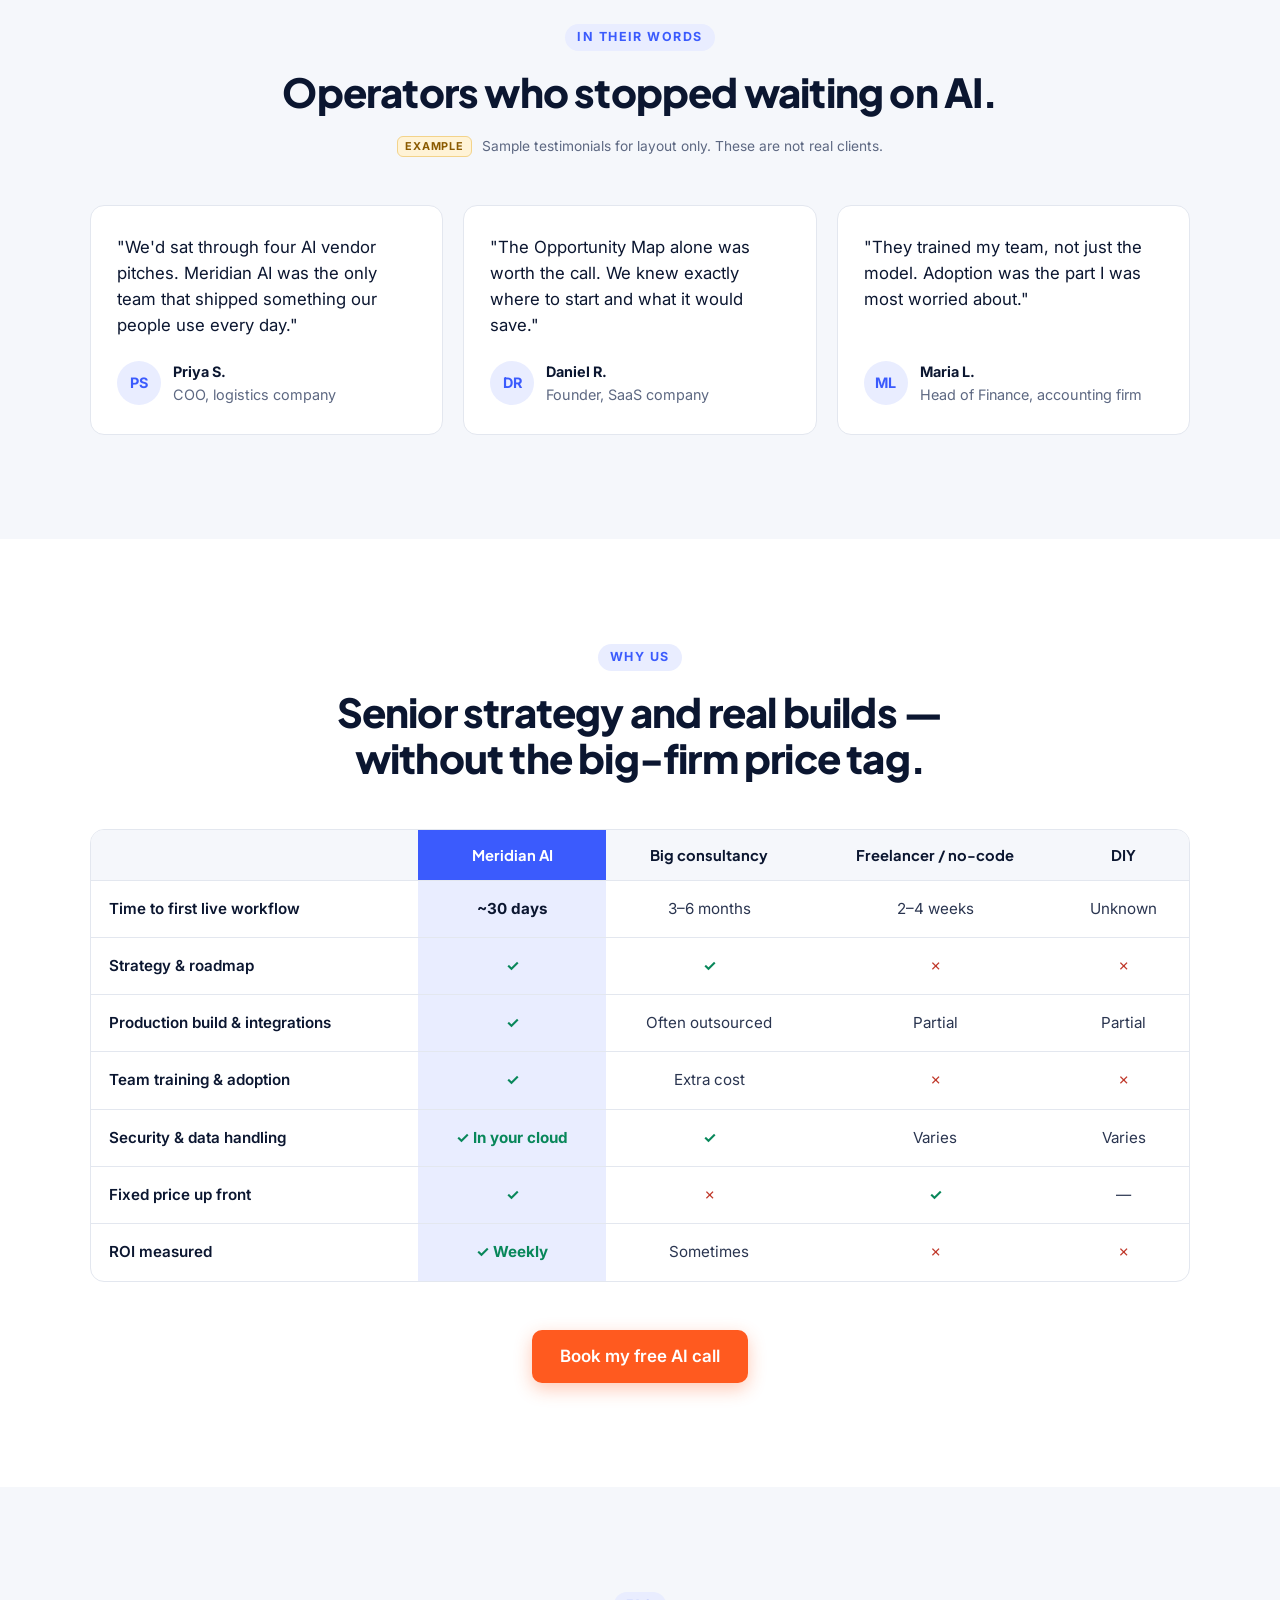
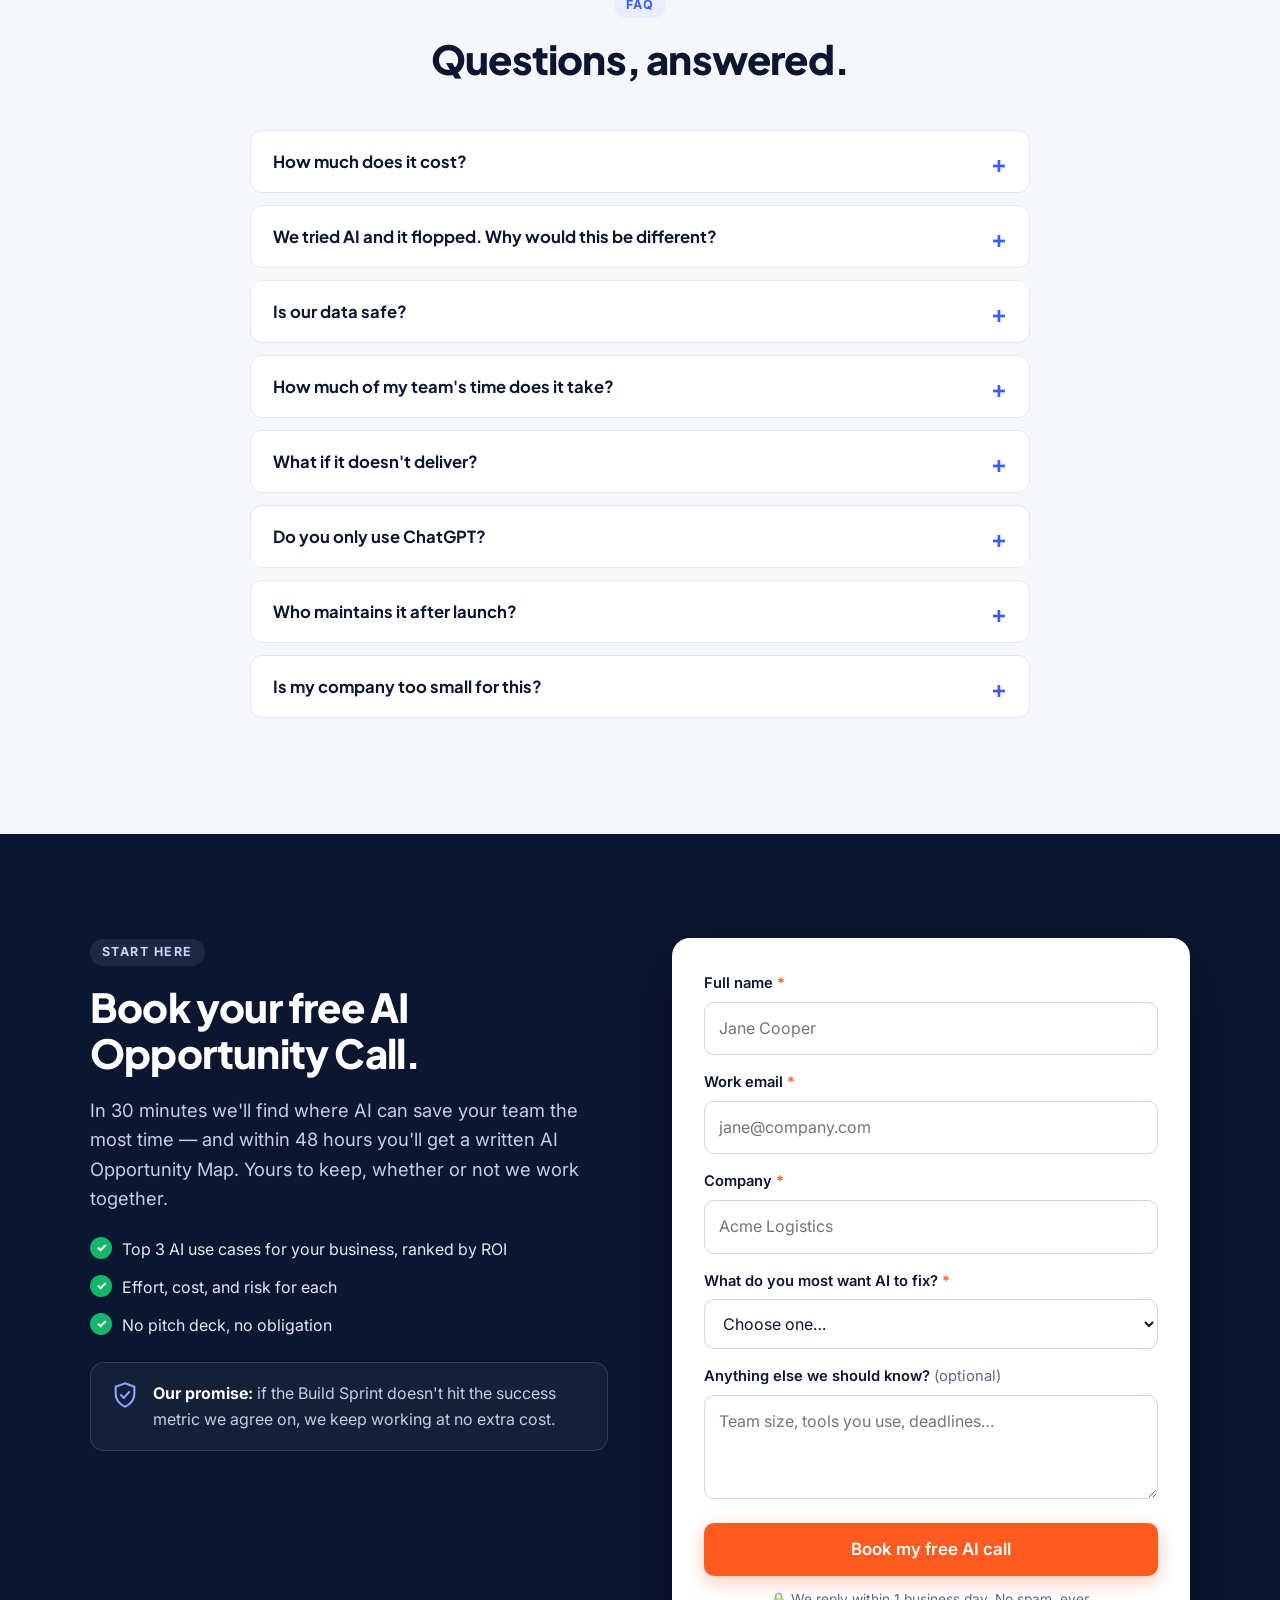
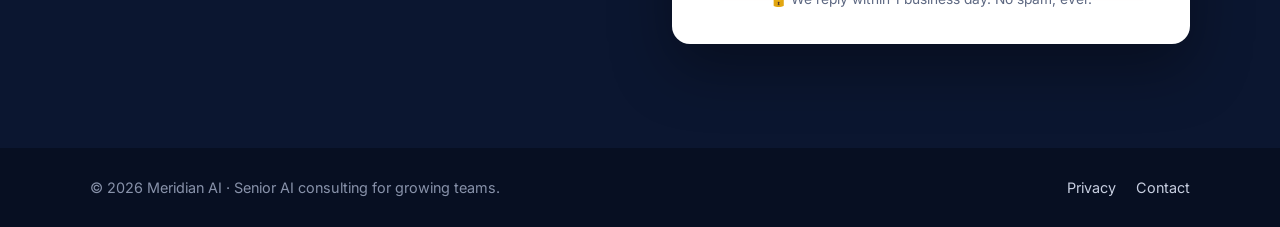
<file: landing-page.html>
<!doctype html>
<html lang="en" class="no-js">
<head>
  <meta charset="utf-8" />
  <meta name="viewport" content="width=device-width, initial-scale=1" />
  <title>AI Consulting: First Workflow Live in 30 Days | Meridian AI</title>
  <meta name="description" content="We find, build, and measure AI workflows that save your team hours every week. Book a free 30-minute AI Opportunity Call and get a written plan in 48h." />
  <!-- Remove noindex once all sample proof is replaced with real proof -->
  <meta name="robots" content="noindex, nofollow" />
  <link rel="preconnect" href="https://fonts.googleapis.com" />
  <link rel="preconnect" href="https://fonts.gstatic.com" crossorigin />
  <link href="https://fonts.googleapis.com/css2?family=Inter:wght@400;500;600&family=Plus+Jakarta+Sans:wght@600;700;800&display=swap" rel="stylesheet" />
  <style>
/* ===== Design tokens (edit brand here) ===== */
:root {
  --ink: #0b1630;          /* dark sections, headings */
  --ink-2: #13224a;
  --text: #2a3550;
  --muted: #5d6882;
  --line: #e3e7ef;
  --bg: #ffffff;
  --tint: #f5f7fb;
  --brand: #3b5bfd;        /* accents, highlights */
  --brand-soft: #e9edff;
  --cta: #ff5a1f;          /* reserved for CTAs only */
  --cta-hover: #e84a12;
  --good: #12b76a;
  --radius: 14px;
  --shadow: 0 1px 2px rgba(11,22,48,.06), 0 8px 24px rgba(11,22,48,.08);
  --font-head: "Plus Jakarta Sans", system-ui, sans-serif;
  --font-body: "Inter", system-ui, -apple-system, "Segoe UI", sans-serif;
  --wrap: 1140px;
}

*,*::before,*::after { box-sizing: border-box; }
html { scroll-behavior: smooth; scroll-padding-top: 76px; }
body { margin: 0; font: 16px/1.6 var(--font-body); color: var(--text); background: var(--bg); -webkit-font-smoothing: antialiased; overflow-x: hidden; }
h1,h2,h3 { font-family: var(--font-head); color: var(--ink); line-height: 1.15; margin: 0 0 .5em; letter-spacing: -.02em; }
h1 { font-size: clamp(2.1rem, 5vw, 3.6rem); font-weight: 800; }
h2 { font-size: clamp(1.7rem, 3.4vw, 2.5rem); font-weight: 800; }
h3 { font-size: 1.12rem; font-weight: 700; }
p { margin: 0 0 1em; }
a { color: var(--brand); }
img,svg { display: block; }
:focus-visible { outline: 3px solid var(--brand); outline-offset: 3px; border-radius: 6px; }

.wrap { max-width: var(--wrap); margin: 0 auto; padding: 0 20px; }
.wrap--narrow { max-width: 820px; }
.sr-only { position: absolute; width: 1px; height: 1px; overflow: hidden; clip: rect(0 0 0 0); white-space: nowrap; }
.skip { position: absolute; left: -999px; top: 8px; background: var(--ink); color: #fff; padding: 8px 14px; border-radius: 8px; z-index: 100; }
.skip:focus { left: 8px; }

/* ===== Buttons ===== */
.btn { display: inline-flex; align-items: center; justify-content: center; gap: 10px; font: 600 1rem/1 var(--font-body); text-decoration: none; border: 0; border-radius: 10px; cursor: pointer; padding: 14px 22px; min-height: 48px; transition: background .15s, transform .15s, box-shadow .15s; }
.btn--cta { background: var(--cta); color: #fff; box-shadow: 0 6px 18px rgba(255,90,31,.32); }
.btn--cta:hover { background: var(--cta-hover); transform: translateY(-1px); }
.btn--sm { padding: 10px 16px; min-height: 44px; font-size: .92rem; }
.btn--lg { padding: 18px 28px; font-size: 1.06rem; }
.btn--block { width: 100%; }
.btn[disabled] { opacity: .75; cursor: progress; transform: none; }
.link-arrow { font-weight: 600; text-decoration: none; color: var(--ink); }
.link-arrow:hover { text-decoration: underline; }
.link-arrow--light { color: #fff; display: inline-block; margin-top: 8px; }
.micro { font-size: .86rem; color: var(--muted); margin: 12px 0 0; }
.micro--center { text-align: center; }
.cta-row { display: flex; flex-wrap: wrap; align-items: center; gap: 14px 24px; margin-top: 28px; }
.cta-center { text-align: center; margin-top: 48px; }

/* ===== Nav ===== */
.nav { position: sticky; top: 0; z-index: 50; background: rgba(255,255,255,.9); backdrop-filter: saturate(1.4) blur(10px); border-bottom: 1px solid transparent; transition: border-color .2s; }
.nav.is-scrolled { border-color: var(--line); }
.nav__inner { display: flex; align-items: center; justify-content: space-between; gap: 16px; height: 68px; }
.logo { display: flex; align-items: center; gap: 10px; font: 800 1.12rem var(--font-head); color: var(--ink); text-decoration: none; }
.logo svg { color: var(--brand); }
.nav__links { display: none; gap: 28px; }
.nav__links a { color: var(--text); text-decoration: none; font-weight: 500; font-size: .95rem; }
.nav__links a:hover { color: var(--ink); }

/* ===== Eyebrow & section heads ===== */
.eyebrow { display: inline-block; font: 700 .78rem/1 var(--font-body); letter-spacing: .12em; text-transform: uppercase; color: var(--brand); background: var(--brand-soft); padding: 7px 12px; border-radius: 999px; margin-bottom: 18px; }
.eyebrow--light { color: #c9d3ff; background: rgba(255,255,255,.08); }
.section { padding: 88px 0; }
.section--tint { background: var(--tint); }
.section--ink { background: var(--ink); color: #c7cee0; }
.section--ink h2, .section--ink h3 { color: #fff; }
.sec-head { max-width: 760px; margin: 0 auto 48px; text-align: center; }
.sub { font-size: 1.12rem; color: var(--muted); }
.sec-close { text-align: center; max-width: 680px; margin: 40px auto 0; font-size: 1.1rem; }
.muted-light { color: #aab4cc; }

.grid { display: grid; gap: 20px; }

/* ===== 1 Hero ===== */
.hero { padding: 56px 0 72px; background: radial-gradient(1200px 500px at 85% -10%, #eef1ff 0%, transparent 60%), #fff; }
.hero__grid { display: grid; gap: 48px; align-items: center; }
.hl { color: var(--brand); }
.lead { font-size: 1.15rem; max-width: 600px; color: var(--text); }
.lead--light { color: #c7cee0; }
.rating { margin-top: 18px; font-size: .92rem; color: var(--muted); }
.rating span { color: #f5a524; letter-spacing: 2px; margin-right: 6px; }
.hero__card { position: relative; }
.wf { background: #fff; border: 1px solid var(--line); border-radius: 18px; box-shadow: var(--shadow); padding: 24px; }
.wf__head { font-size: .82rem; font-weight: 600; color: var(--good); display: flex; align-items: center; gap: 8px; text-transform: uppercase; letter-spacing: .06em; }
.wf__title { margin: 10px 0 20px; font-size: 1.3rem; }
.wf__row { display: grid; grid-template-columns: 54px 1fr auto; gap: 12px; align-items: center; font-size: .9rem; margin-bottom: 12px; }
.wf__row b { color: var(--ink); }
.bar { height: 10px; background: var(--tint); border-radius: 99px; overflow: hidden; }
.bar i { display: block; height: 100%; width: var(--w); background: #c3cada; border-radius: inherit; }
.bar--good i { background: var(--good); }
.wf__meta { list-style: none; margin: 20px 0 0; padding: 18px 0 0; border-top: 1px solid var(--line); display: grid; grid-template-columns: repeat(3,1fr); gap: 8px; font-size: .8rem; color: var(--muted); }
.wf__meta b { display: block; font: 800 1.35rem var(--font-head); color: var(--ink); }
.wf--float { position: absolute; left: -12px; bottom: -26px; padding: 12px 16px; font-size: .86rem; display: flex; align-items: center; gap: 8px; border-radius: 12px; }
.dot { width: 9px; height: 9px; border-radius: 50%; display: inline-block; }
.dot--live { background: var(--good); box-shadow: 0 0 0 4px rgba(18,183,106,.18); animation: pulse 2s infinite; }
@keyframes pulse { 50% { box-shadow: 0 0 0 7px rgba(18,183,106,.05); } }

/* ===== 2 Trust ===== */
.trust { padding: 44px 0 56px; border-top: 1px solid var(--line); border-bottom: 1px solid var(--line); }
.trust__title { font: 600 .82rem var(--font-body); text-transform: uppercase; letter-spacing: .12em; color: var(--muted); text-align: center; margin-bottom: 22px; }
.logos { list-style: none; padding: 0; margin: 0 0 36px; display: flex; flex-wrap: wrap; justify-content: center; gap: 18px 44px; font: 800 1.15rem var(--font-head); color: #9aa3b8; letter-spacing: .02em; }
.stats { list-style: none; padding: 0; margin: 0; display: grid; gap: 20px; text-align: center; }
.stats b { display: block; font: 800 2.3rem var(--font-head); color: var(--ink); }
.stats span { color: var(--muted); font-size: .95rem; }

/* ===== 3 Problem ===== */
.pain { background: #fff; border: 1px solid var(--line); border-left: 4px solid var(--cta); border-radius: var(--radius); padding: 24px 24px 10px; }
.pain h3 { font-size: 1.15rem; }
.pain p { color: var(--muted); }

/* ===== 4 Stakes ===== */
.stakes { display: grid; gap: 48px; align-items: center; }
.math { display: flex; flex-wrap: wrap; align-items: center; gap: 10px 14px; margin: 24px 0 14px; font-size: .95rem; }
.math span { background: var(--ink-2); padding: 12px 16px; border-radius: 12px; color: #c7cee0; }
.math b { font: 800 1.5rem var(--font-head); color: #fff; margin-right: 4px; }
.math i { font-style: normal; font-size: 1.4rem; color: #7d89a8; }
.math__total { background: var(--brand) !important; }
.stakes__list { list-style: none; margin: 0; padding: 0; display: grid; gap: 14px; }
.stakes__list li { border: 1px solid rgba(255,255,255,.1); border-radius: var(--radius); padding: 20px 22px 6px; background: rgba(255,255,255,.03); }

/* ===== 5 Approach ===== */
.steps4 { list-style: none; padding: 0; margin: 0; display: grid; gap: 20px; counter-reset: s; }
.steps4 li { position: relative; padding: 26px 24px 12px; border-radius: var(--radius); border: 1px solid var(--line); background: #fff; }
.steps4__n { font: 800 .9rem var(--font-head); color: var(--brand); background: var(--brand-soft); border-radius: 8px; padding: 6px 10px; display: inline-block; margin-bottom: 14px; }
.steps4 p { color: var(--muted); }

/* ===== 6 Services ===== */
.card { position: relative; background: #fff; border: 1px solid var(--line); border-radius: var(--radius); padding: 28px 24px 16px; display: flex; flex-direction: column; }
.card p { color: var(--muted); }
.card__tag { font-size: .8rem; font-weight: 600; color: var(--brand) !important; margin-bottom: 8px; }
.card__fit { margin-top: auto; padding-top: 14px; border-top: 1px dashed var(--line); font-size: .9rem; }
.card__fit b { color: var(--ink); }
.card--featured { border: 2px solid var(--brand); box-shadow: 0 12px 32px rgba(59,91,253,.15); }
.card__badge { position: absolute; top: -13px; left: 24px; background: var(--brand); color: #fff !important; font-size: .76rem; font-weight: 700; padding: 5px 11px; border-radius: 999px; }

/* ===== 7 Use cases ===== */
.uc { border: 1px solid var(--line); border-radius: var(--radius); padding: 24px 24px 18px; background: #fff; }
.uc p { color: var(--muted); }
.uc__metric { display: inline-block; margin: 4px 0 0 !important; font-weight: 700; color: #08875a !important; background: #e7f8f0; padding: 6px 10px; border-radius: 8px; font-size: .88rem; }

/* ===== 8 Process ===== */
.timeline { list-style: none; padding: 0; margin: 0 auto; max-width: 760px; position: relative; }
.timeline::before { content: ""; position: absolute; left: 19px; top: 8px; bottom: 8px; width: 2px; background: var(--line); }
.timeline li { position: relative; padding: 0 0 30px 60px; counter-increment: t; }
.timeline li::before { content: counter(t); position: absolute; left: 0; top: -4px; width: 40px; height: 40px; border-radius: 50%; background: var(--ink); color: #fff; font: 800 1rem/40px var(--font-head); text-align: center; }
.timeline h3 { display: inline; }
.timeline small { font: 500 .85rem var(--font-body); color: var(--muted); margin-left: 6px; }
.timeline p { color: var(--muted); margin-top: 6px; }
.timeline__badge { display: inline-block; font-size: .72rem; font-weight: 700; text-transform: uppercase; letter-spacing: .08em; color: #08875a; background: #e7f8f0; padding: 4px 8px; border-radius: 6px; margin-right: 8px; vertical-align: 2px; }

/* ===== 9 Results ===== */
.case { border-radius: var(--radius); background: var(--ink); color: #c7cee0; padding: 28px 26px 12px; }
.case__who { font-size: .82rem; text-transform: uppercase; letter-spacing: .08em; color: #8fa0ff; font-weight: 600; }
.case__big { font: 800 1.9rem/1.1 var(--font-head); color: #fff; margin-bottom: 20px; }
.case dl { margin: 0; }
.case dt { font-size: .75rem; text-transform: uppercase; letter-spacing: .08em; color: #7d89a8; font-weight: 700; }
.case dd { margin: 2px 0 14px; }

/* ===== 10 Testimonials ===== */
.quote { margin: 0; background: #fff; border: 1px solid var(--line); border-radius: var(--radius); padding: 28px 26px; display: flex; flex-direction: column; justify-content: space-between; gap: 22px; }
.quote blockquote { margin: 0; font-size: 1.05rem; color: var(--ink); line-height: 1.55; }
.quote figcaption { display: flex; align-items: center; gap: 12px; font-size: .9rem; color: var(--muted); }
.quote figcaption b { display: block; color: var(--ink); }
.avatar { width: 44px; height: 44px; border-radius: 50%; background: var(--brand-soft); color: var(--brand); display: grid; place-items: center; font-weight: 700; flex: none; }

/* ===== 11 Compare ===== */
.table-wrap { overflow-x: auto; border: 1px solid var(--line); border-radius: var(--radius); }
.compare { width: 100%; border-collapse: collapse; min-width: 680px; font-size: .95rem; }
.compare th, .compare td { padding: 16px 18px; text-align: center; border-bottom: 1px solid var(--line); }
.compare tbody tr:last-child > * { border-bottom: 0; }
.compare thead th { font: 700 .92rem var(--font-head); color: var(--ink); background: var(--tint); }
.compare tbody th { text-align: left; font-weight: 600; color: var(--ink); }
.compare .us { background: var(--brand-soft); color: var(--ink); }
.compare thead .us { background: var(--brand); color: #fff; }
.compare .yes { color: #08875a; font-weight: 700; }
.compare .us.yes { color: #08875a; }
.compare .no { color: #c0392b; }

/* ===== 12 FAQ ===== */
.faq details { background: #fff; border: 1px solid var(--line); border-radius: 12px; margin-bottom: 12px; }
.faq summary { cursor: pointer; list-style: none; padding: 20px 56px 20px 22px; font: 700 1.04rem var(--font-head); color: var(--ink); position: relative; }
.faq summary::-webkit-details-marker { display: none; }
.faq summary::after { content: "+"; position: absolute; right: 22px; top: 50%; transform: translateY(-50%); font-size: 1.5rem; color: var(--brand); transition: transform .2s; }
.faq details[open] summary::after { transform: translateY(-50%) rotate(45deg); }
.faq details p { padding: 0 22px 8px; color: var(--muted); }

/* ===== 13 Contact ===== */
.contact { padding: 96px 0; }
.contact__grid { display: grid; gap: 40px; align-items: start; }
.checks { list-style: none; padding: 0; margin: 24px 0; }
.checks li { position: relative; padding-left: 32px; margin-bottom: 12px; color: #e3e8f5; }
.checks li::before { content: "✓"; position: absolute; left: 0; top: 0; width: 22px; height: 22px; border-radius: 50%; background: var(--good); color: #fff; font-size: .78rem; font-weight: 800; display: grid; place-items: center; }
.guarantee { display: flex; gap: 14px; align-items: flex-start; border: 1px solid rgba(255,255,255,.14); border-radius: var(--radius); padding: 18px 20px; color: #8fa0ff; background: rgba(255,255,255,.04); }
.guarantee p { margin: 0; color: #c7cee0; }
.guarantee b { color: #fff; }
.guarantee svg { flex: none; }
.form-card { background: #fff; border-radius: 18px; padding: 28px 24px; box-shadow: 0 24px 60px rgba(0,0,0,.35); color: var(--text); }
.field { margin-bottom: 16px; }
.field label { display: block; font-weight: 600; font-size: .92rem; color: var(--ink); margin-bottom: 6px; }
.field label span[aria-hidden] { color: var(--cta); }
.opt { color: var(--muted); font-weight: 400; }
.field input, .field select, .field textarea { width: 100%; font: inherit; color: var(--ink); padding: 13px 14px; border: 1.5px solid #cfd5e2; border-radius: 10px; background: #fff; min-height: 48px; transition: border-color .15s, box-shadow .15s; }
.field textarea { resize: vertical; min-height: 88px; }
.field input:focus, .field select:focus, .field textarea:focus { outline: none; border-color: var(--brand); box-shadow: 0 0 0 4px rgba(59,91,253,.15); }
.field.is-invalid input, .field.is-invalid select { border-color: #d92d20; }
.err { color: #d92d20; font-size: .84rem; margin: 6px 0 0; min-height: 0; }
.err:empty { display: none; }
.hp { position: absolute; left: -9999px; width: 1px; height: 1px; overflow: hidden; }
.form-status { color: #d92d20; font-size: .9rem; text-align: center; margin: 10px 0 0; }
.form-status:empty { display: none; }
.spinner { display: none; width: 18px; height: 18px; border: 2.5px solid rgba(255,255,255,.4); border-top-color: #fff; border-radius: 50%; animation: spin .8s linear infinite; }
.is-loading .spinner { display: inline-block; }
@keyframes spin { to { transform: rotate(360deg); } }
.success { text-align: center; padding: 28px 8px; }
.success:focus { outline: none; }
.success__icon { width: 64px; height: 64px; border-radius: 50%; background: #e7f8f0; color: var(--good); font-size: 2rem; font-weight: 800; display: grid; place-items: center; margin: 0 auto 16px; }
.alt-link { text-align: center; margin: 18px 0 0; padding-top: 16px; border-top: 1px solid var(--line); font-size: .92rem; }
.alt-link a { font-weight: 600; text-decoration: none; }
.alt-link a:hover { text-decoration: underline; }

/* ===== Footer ===== */
.footer { background: #070f22; color: #8892aa; font-size: .9rem; padding: 28px 0 96px; }
.footer__inner { display: flex; flex-wrap: wrap; justify-content: space-between; gap: 12px; }
.footer p { margin: 0; }
.footer nav { display: flex; gap: 20px; }
.footer a { color: #c7cee0; text-decoration: none; }

/* ===== Sticky mobile CTA ===== */
.sticky-cta { position: fixed; left: 0; right: 0; bottom: 0; z-index: 60; padding: 12px 16px calc(12px + env(safe-area-inset-bottom)); background: rgba(255,255,255,.96); border-top: 1px solid var(--line); box-shadow: 0 -6px 20px rgba(11,22,48,.08); transform: translateY(110%); transition: transform .25s; }
.sticky-cta.is-visible { transform: none; }

/* ===== Sample-content labels (remove when real proof is in) ===== */
.sample-tag { display: inline-block; vertical-align: 1px; font: 700 .68rem/1 var(--font-body); letter-spacing: .08em; text-transform: uppercase; color: #8a5a00; background: #fff3d6; border: 1px solid #f3d38a; padding: 4px 7px; border-radius: 6px; margin-left: 4px; }
.sample-note { font-size: .86rem; color: var(--muted); text-align: center; margin: 14px auto 0; }
.sample-note .sample-tag { margin: 0 6px 0 0; }
.logo-slot { font: 600 .9rem var(--font-body); color: #a4adc0; border: 1.5px dashed #cfd5e2; border-radius: 10px; padding: 10px 18px; letter-spacing: 0; }

/* ===== Reveal ===== */
.reveal { opacity: 0; transform: translateY(14px); transition: opacity .5s ease, transform .5s ease; }
.reveal.is-in { opacity: 1; transform: none; }
.no-js .reveal { opacity: 1; transform: none; }

/* ===== Breakpoints ===== */
@media (min-width: 640px) {
  .grid--2 { grid-template-columns: repeat(2, 1fr); }
  .grid--3 { grid-template-columns: repeat(2, 1fr); }
  .grid--4 { grid-template-columns: repeat(2, 1fr); }
  .steps4 { grid-template-columns: repeat(2, 1fr); }
  .stats { grid-template-columns: repeat(3, 1fr); }
  .form-card { padding: 34px 32px; }
}
@media (min-width: 960px) {
  .nav__links { display: flex; }
  .hero { padding: 80px 0 104px; }
  .hero__grid { grid-template-columns: 1.15fr .85fr; }
  .grid--3 { grid-template-columns: repeat(3, 1fr); }
  .grid--4 { grid-template-columns: repeat(4, 1fr); }
  .steps4 { grid-template-columns: repeat(4, 1fr); }
  .stakes { grid-template-columns: 1.1fr .9fr; }
  .contact__grid { grid-template-columns: 1fr 1fr; gap: 64px; }
  .section { padding: 104px 0; }
  .sticky-cta { display: none; }
  .footer { padding-bottom: 28px; }
}

@media (prefers-reduced-motion: reduce) {
  html { scroll-behavior: auto; }
  *, *::before, *::after { animation: none !important; transition: none !important; }
  .reveal { opacity: 1; transform: none; }
}

</style>
</head>
<body>
  <a class="skip" href="#main">Skip to content</a>

  <header class="nav" id="top">
    <div class="wrap nav__inner">
      <a class="logo" href="#top" aria-label="Home">
        <svg width="28" height="28" viewBox="0 0 32 32" aria-hidden="true"><rect width="32" height="32" rx="8" fill="currentColor"/><path d="M8 22V10l8 7 8-7v12" fill="none" stroke="#fff" stroke-width="2.6" stroke-linecap="round" stroke-linejoin="round"/></svg>
        <span data-brand>Meridian AI</span>
      </a>
      <nav class="nav__links" aria-label="Page sections">
        <a href="#approach">Approach</a>
        <a href="#services">Services</a>
        <a href="#results">Results</a>
        <a href="#faq">FAQ</a>
      </nav>
      <a class="btn btn--cta btn--sm" href="#contact" data-cta="nav">Book my free AI call</a>
    </div>
  </header>

  <main id="main">

    <!-- 1. HERO -->
    <section class="hero" id="hero">
      <div class="wrap hero__grid">
        <div class="hero__copy">
          <p class="eyebrow">AI consulting for growing teams</p>
          <h1>Your first AI workflow, live and paying off in <span class="hl">30 days.</span></h1>
          <p class="lead">We find the work that's eating your team's week, build an AI system that does it inside the tools you already use, and prove the ROI — strategy, build, and adoption from one senior team.</p>
          <div class="cta-row">
            <a class="btn btn--cta btn--lg" href="#contact" data-cta="hero">Book my free AI call</a>
            <a class="link-arrow" href="#approach">See how it works ↓</a>
          </div>
          <p class="micro">30 minutes · No pitch deck · Written AI plan in 48h</p>
          <!-- PLACEHOLDER: replace rating with real review data -->
          <p class="rating"><span aria-hidden="true">★★★★★</span> Rated 4.9/5 by 40+ operations leaders <span class="sample-tag">Example</span></p>
        </div>

        <!-- PLACEHOLDER: example workflow numbers -->
        <div class="hero__card" aria-label="Example result: invoice processing">
          <div class="wf">
            <div class="wf__head"><span class="dot dot--live"></span> Live workflow <span class="sample-tag">Example</span></div>
            <h3 class="wf__title">Invoice processing agent</h3>
            <div class="wf__bars">
              <div class="wf__row"><span>Before</span><div class="bar"><i style="--w:100%"></i></div><b>14 hrs/wk</b></div>
              <div class="wf__row"><span>After</span><div class="bar bar--good"><i style="--w:14%"></i></div><b>2 hrs/wk</b></div>
            </div>
            <ul class="wf__meta">
              <li><b>27</b> days to launch</li>
              <li><b>−86%</b> manual time</li>
              <li><b>96%</b> team adoption</li>
            </ul>
          </div>
          <div class="wf wf--float">
            <span class="dot dot--live"></span> Support replies drafted: <b>1,284</b> this week
          </div>
        </div>
      </div>
    </section>

    <!-- 2. TRUST BAR -->
    <section class="trust" id="trust" aria-labelledby="trust-h">
      <div class="wrap">
        <h2 id="trust-h" class="trust__title">Trusted by operations teams at</h2>
        <!-- PLACEHOLDER: replace with real client logos (with permission) -->
        <ul class="logos">
          <li class="logo-slot">Your client</li><li class="logo-slot">Your client</li><li class="logo-slot">Your client</li><li class="logo-slot">Your client</li><li class="logo-slot">Your client</li>
        </ul>
        <!-- PLACEHOLDER: replace stats with real figures -->
        <ul class="stats">
          <li><b data-count="38">38</b><span>workflows in production</span></li>
          <li><b data-count="11400" data-suffix="+">11,400+</b><span>hours saved per year</span></li>
          <li><b data-count="27" data-suffix=" days">27 days</b><span>median time to first launch</span></li>
        </ul>
        <p class="sample-note"><span class="sample-tag">Example</span> Sample figures shown for layout. Real client results coming soon.</p>
      </div>
    </section>

    <!-- 3. PROBLEM -->
    <section class="section" id="problem" aria-labelledby="problem-h">
      <div class="wrap">
        <header class="sec-head">
          <p class="eyebrow">Sound familiar?</p>
          <h2 id="problem-h">You've tried AI. It hasn't paid off yet.</h2>
        </header>
        <div class="grid grid--2">
          <article class="pain reveal"><h3>"We bought licences. Nobody uses them."</h3><p>The tools are there. The habits, integrations, and training aren't.</p></article>
          <article class="pain reveal"><h3>"Our pilot looked great in the demo — then died."</h3><p>It never connected to real data, real systems, or a real owner.</p></article>
          <article class="pain reveal"><h3>"My team is drowning in copy-paste work."</h3><p>Skilled people spend hours moving data between five tools.</p></article>
          <article class="pain reveal"><h3>"Every vendor says AI. Nobody shows ROI."</h3><p>You don't need more hype. You need one number that moved.</p></article>
        </div>
        <p class="sec-close">It's not you. Most AI projects stall between the demo and daily use. <strong>That gap is exactly where we work.</strong></p>
      </div>
    </section>

    <!-- 4. COST OF INACTION -->
    <section class="section section--ink" id="stakes" aria-labelledby="stakes-h">
      <div class="wrap stakes">
        <div>
          <p class="eyebrow eyebrow--light">The cost of waiting</p>
          <h2 id="stakes-h">Every month without a plan has a price.</h2>
          <div class="math" aria-label="5 people times 8 hours a week equals 2,080 hours a year">
            <span><b>5</b> people</span><i>×</i><span><b>8</b> hrs/week</span><i>=</i><span class="math__total"><b>2,080</b> hrs/year</span>
          </div>
          <p class="muted-light">Roughly one full-time salary spent on tasks software could handle.</p>
          <a class="link-arrow link-arrow--light" href="#contact" data-cta="stakes">Find out what it's costing you →</a>
        </div>
        <ul class="stakes__list">
          <li><h3>Hours lost</h3><p>Repetitive work keeps scaling with headcount, not with software.</p></li>
          <li><h3>Ground lost</h3><p>Competitors who ship AI into ops respond faster and price sharper.</p></li>
          <li><h3>Patience lost</h3><p>Your board, and your best people, are asking what the plan is.</p></li>
        </ul>
      </div>
    </section>

    <!-- 5. SOLUTION / APPROACH -->
    <section class="section" id="approach" aria-labelledby="approach-h">
      <div class="wrap">
        <header class="sec-head">
          <p class="eyebrow">Our approach</p>
          <h2 id="approach-h">The 30-Day ROI Sprint: one workflow, built and measured.</h2>
          <p class="sub">No six-month roadmap. We pick the single highest-return workflow, ship it, and prove it before you spend another dollar.</p>
        </header>
        <ol class="steps4">
          <li class="reveal"><span class="steps4__n">01</span><h3>Find</h3><p>Map your workflows and rank them by hours saved vs. effort.</p></li>
          <li class="reveal"><span class="steps4__n">02</span><h3>Build</h3><p>Ship a production AI system inside your existing tools and cloud.</p></li>
          <li class="reveal"><span class="steps4__n">03</span><h3>Adopt</h3><p>Train your team, set up champions, and make it the default way of working.</p></li>
          <li class="reveal"><span class="steps4__n">04</span><h3>Measure</h3><p>Track the agreed metric weekly so ROI is a number, not a promise.</p></li>
        </ol>
      </div>
    </section>

    <!-- 6. SERVICES -->
    <section class="section section--tint" id="services" aria-labelledby="services-h">
      <div class="wrap">
        <header class="sec-head">
          <p class="eyebrow">Services</p>
          <h2 id="services-h">Start small. Scale what works.</h2>
        </header>
        <div class="grid grid--4">
          <article class="card reveal">
            <p class="card__tag">2 weeks</p>
            <h3>AI Opportunity Sprint</h3>
            <p>Workflow audit, ranked use cases, ROI model, and a 90-day roadmap.</p>
            <p class="card__fit"><b>Best for:</b> "Where do we even start?"</p>
          </article>
          <article class="card card--featured reveal">
            <p class="card__badge">★ Most popular</p>
            <p class="card__tag">≈30 days</p>
            <h3>30-Day Build Sprint</h3>
            <p>One AI workflow — agent, copilot, or automation — live in production, integrated and trained.</p>
            <p class="card__fit"><b>Best for:</b> "We need something working this quarter."</p>
          </article>
          <article class="card reveal">
            <p class="card__tag">2–4 weeks</p>
            <h3>AI Team Enablement</h3>
            <p>Hands-on workshops, usage policy, prompt playbooks, and a champion program.</p>
            <p class="card__fit"><b>Best for:</b> "We have tools, not adoption."</p>
          </article>
          <article class="card reveal">
            <p class="card__tag">Monthly</p>
            <h3>Fractional AI Lead</h3>
            <p>A senior AI lead on call for roadmap, builds, monitoring, and vendor decisions.</p>
            <p class="card__fit"><b>Best for:</b> "We need ongoing ownership."</p>
          </article>
        </div>
        <div class="cta-center">
          <a class="btn btn--cta btn--lg" href="#contact" data-cta="services">Book my free AI call</a>
          <p class="micro">Not sure which fits? That's what the call is for.</p>
        </div>
      </div>
    </section>

    <!-- 7. USE CASES -->
    <section class="section" id="use-cases" aria-labelledby="uc-h">
      <div class="wrap">
        <header class="sec-head">
          <p class="eyebrow">Where AI pays off first</p>
          <h2 id="uc-h">Wins we ship in every department.</h2>
          <p class="sample-note"><span class="sample-tag">Example</span> Metrics show typical target ranges, not guaranteed results.</p>
        </header>
        <!-- PLACEHOLDER: metrics are typical ranges; replace with your own data -->
        <div class="grid grid--3">
          <article class="uc reveal"><h3>Customer support</h3><p>AI drafts replies from your knowledge base.</p><p class="uc__metric">First-response time ↓ 60%</p></article>
          <article class="uc reveal"><h3>Finance &amp; ops</h3><p>Invoice, PO, and receipt extraction straight into your ERP.</p><p class="uc__metric">Manual entry ↓ 80%</p></article>
          <article class="uc reveal"><h3>Sales</h3><p>Call summaries, CRM updates, and personalised follow-ups.</p><p class="uc__metric">Admin per rep ↓ 5 hrs/week</p></article>
          <article class="uc reveal"><h3>HR &amp; recruiting</h3><p>Resume screening, onboarding Q&amp;A, and a policy assistant.</p><p class="uc__metric">Time-to-screen ↓ 70%</p></article>
          <article class="uc reveal"><h3>Internal knowledge</h3><p>A private assistant that answers from your own docs.</p><p class="uc__metric">Searching time ↓ 50%</p></article>
          <article class="uc reveal"><h3>Reporting</h3><p>Automated weekly reports and anomaly alerts.</p><p class="uc__metric">Reporting time ↓ 90%</p></article>
        </div>
      </div>
    </section>

    <!-- 8. PROCESS -->
    <section class="section section--tint" id="process" aria-labelledby="process-h">
      <div class="wrap">
        <header class="sec-head">
          <p class="eyebrow">How it works</p>
          <h2 id="process-h">From first call to live workflow in four steps.</h2>
        </header>
        <ol class="timeline">
          <li class="reveal"><span class="timeline__badge">Free</span><h3>AI Opportunity Call <small>30 min</small></h3><p>We learn your workflows, goals, and constraints.</p></li>
          <li class="reveal"><span class="timeline__badge">Free</span><h3>Your AI Opportunity Map <small>within 48h</small></h3><p>Top 3 use cases with effort, ROI estimate, and risks. Yours to keep.</p></li>
          <li class="reveal"><h3>Build Sprint <small>≈30 days</small></h3><p>We build, integrate, and test — you get a demo every week.</p></li>
          <li class="reveal"><h3>Launch &amp; measure</h3><p>Team trained, metric tracked, next workflow queued.</p></li>
        </ol>
        <div class="cta-center">
          <a class="btn btn--cta btn--lg" href="#contact" data-cta="process">Book my free AI call</a>
          <p class="micro">Steps 1 and 2 are free. No obligation.</p>
        </div>
      </div>
    </section>

    <!-- 9. RESULTS -->
    <section class="section" id="results" aria-labelledby="results-h">
      <div class="wrap">
        <header class="sec-head">
          <p class="eyebrow">Results</p>
          <h2 id="results-h">The kind of results we build for.</h2>
          <p class="sample-note"><span class="sample-tag">Example</span> Illustrative case studies. Real, client-approved stories will replace these.</p>
        </header>
        <!-- PLACEHOLDER: replace with real, permissioned case studies -->
        <div class="grid grid--3">
          <article class="case reveal">
            <p class="case__who">Logistics company · 120 staff</p>
            <p class="case__big">31 hrs/week saved</p>
            <dl>
              <dt>Problem</dt><dd>3 coordinators re-keying shipping documents.</dd>
              <dt>Built</dt><dd>Document-extraction agent feeding their TMS.</dd>
              <dt>Result</dt><dd>Errors ↓ 74%, live in 26 days.</dd>
            </dl>
          </article>
          <article class="case reveal">
            <p class="case__who">B2B SaaS · 60 staff</p>
            <p class="case__big">9h → 47 min</p>
            <dl>
              <dt>Problem</dt><dd>Support backlog growing 20% a quarter.</dd>
              <dt>Built</dt><dd>AI reply drafting inside their help desk.</dd>
              <dt>Result</dt><dd>First response time down, CSAT +11 pts.</dd>
            </dl>
          </article>
          <article class="case reveal">
            <p class="case__who">Accounting firm · 45 staff</p>
            <p class="case__big">6 days → 2 days</p>
            <dl>
              <dt>Problem</dt><dd>Month-end reporting took a full week.</dd>
              <dt>Built</dt><dd>Automated reconciliation and report generation.</dd>
              <dt>Result</dt><dd>Month-end close cut by two-thirds.</dd>
            </dl>
          </article>
        </div>
      </div>
    </section>

    <!-- 10. TESTIMONIALS -->
    <section class="section section--tint" id="testimonials" aria-labelledby="t-h">
      <div class="wrap">
        <header class="sec-head">
          <p class="eyebrow">In their words</p>
          <h2 id="t-h">Operators who stopped waiting on AI.</h2>
          <p class="sample-note"><span class="sample-tag">Example</span> Sample testimonials for layout only. These are not real clients.</p>
        </header>
        <!-- PLACEHOLDER: NEVER publish invented quotes — replace with real, permissioned testimonials -->
        <div class="grid grid--3">
          <figure class="quote reveal">
            <blockquote>"We'd sat through four AI vendor pitches. <span data-brand>Meridian AI</span> was the only team that shipped something our people use every day."</blockquote>
            <figcaption><span class="avatar" aria-hidden="true">PS</span><span><b>Priya S.</b> COO, logistics company</span></figcaption>
          </figure>
          <figure class="quote reveal">
            <blockquote>"The Opportunity Map alone was worth the call. We knew exactly where to start and what it would save."</blockquote>
            <figcaption><span class="avatar" aria-hidden="true">DR</span><span><b>Daniel R.</b> Founder, SaaS company</span></figcaption>
          </figure>
          <figure class="quote reveal">
            <blockquote>"They trained my team, not just the model. Adoption was the part I was most worried about."</blockquote>
            <figcaption><span class="avatar" aria-hidden="true">ML</span><span><b>Maria L.</b> Head of Finance, accounting firm</span></figcaption>
          </figure>
        </div>
      </div>
    </section>

    <!-- 11. WHY US / COMPARISON -->
    <section class="section" id="compare" aria-labelledby="compare-h">
      <div class="wrap">
        <header class="sec-head">
          <p class="eyebrow">Why us</p>
          <h2 id="compare-h">Senior strategy and real builds — without the big-firm price tag.</h2>
        </header>
        <div class="table-wrap" tabindex="0" role="region" aria-label="Comparison table, scrolls horizontally">
          <table class="compare">
            <thead>
              <tr><th scope="col"><span class="sr-only">Feature</span></th><th scope="col" class="us" data-brand>Meridian AI</th><th scope="col">Big consultancy</th><th scope="col">Freelancer / no-code</th><th scope="col">DIY</th></tr>
            </thead>
            <tbody>
              <tr><th scope="row">Time to first live workflow</th><td class="us"><b>~30 days</b></td><td>3–6 months</td><td>2–4 weeks</td><td>Unknown</td></tr>
              <tr><th scope="row">Strategy &amp; roadmap</th><td class="us yes">✓</td><td class="yes">✓</td><td class="no">✗</td><td class="no">✗</td></tr>
              <tr><th scope="row">Production build &amp; integrations</th><td class="us yes">✓</td><td>Often outsourced</td><td>Partial</td><td>Partial</td></tr>
              <tr><th scope="row">Team training &amp; adoption</th><td class="us yes">✓</td><td>Extra cost</td><td class="no">✗</td><td class="no">✗</td></tr>
              <tr><th scope="row">Security &amp; data handling</th><td class="us yes">✓ In your cloud</td><td class="yes">✓</td><td>Varies</td><td>Varies</td></tr>
              <tr><th scope="row">Fixed price up front</th><td class="us yes">✓</td><td class="no">✗</td><td class="yes">✓</td><td>—</td></tr>
              <tr><th scope="row">ROI measured</th><td class="us yes">✓ Weekly</td><td>Sometimes</td><td class="no">✗</td><td class="no">✗</td></tr>
            </tbody>
          </table>
        </div>
        <div class="cta-center">
          <a class="btn btn--cta btn--lg" href="#contact" data-cta="compare">Book my free AI call</a>
        </div>
      </div>
    </section>

    <!-- 12. FAQ -->
    <section class="section section--tint" id="faq" aria-labelledby="faq-h">
      <div class="wrap wrap--narrow">
        <header class="sec-head">
          <p class="eyebrow">FAQ</p>
          <h2 id="faq-h">Questions, answered.</h2>
        </header>
        <div class="faq">
          <!-- PLACEHOLDER: confirm pricing range -->
          <details><summary>How much does it cost?</summary><p>The call and Opportunity Map are free. Sprints are fixed-price and quoted up front; most first projects land between $8k and $25k depending on scope. You'll know the number before anything starts.</p></details>
          <details><summary>We tried AI and it flopped. Why would this be different?</summary><p>Most pilots fail on integration and adoption, not the model. Both are part of our scope, and usage is one of the success metrics we track.</p></details>
          <details><summary>Is our data safe?</summary><p>Yes. We work under NDA, build inside your own cloud and accounts where possible, use providers that don't train on your data, and apply role-based access.</p></details>
          <details><summary>How much of my team's time does it take?</summary><p>About 2 hours a week from one internal owner, plus a short training session for users. We do the heavy lifting.</p></details>
          <!-- PLACEHOLDER: confirm guarantee terms -->
          <details><summary>What if it doesn't deliver?</summary><p>We agree on a success metric before we start. If the Build Sprint doesn't hit it, we keep working at no extra cost until it does.</p></details>
          <details><summary>Do you only use ChatGPT?</summary><p>No. We're model-agnostic and pick the right model and tools for each workflow — OpenAI, Anthropic, Google, open-source, or plain automation when AI isn't needed.</p></details>
          <details><summary>Who maintains it after launch?</summary><p>You get full handover docs and training. Many clients keep us on as a Fractional AI Lead for monitoring and the next builds.</p></details>
          <details><summary>Is my company too small for this?</summary><p>If your team spends 10+ hours a week on repetitive work, there's almost certainly a workflow worth automating. The free call will tell you honestly.</p></details>
        </div>
      </div>
    </section>

    <!-- 13. FINAL CTA + FORM -->
    <section class="section section--ink contact" id="contact" aria-labelledby="contact-h">
      <div class="wrap contact__grid">
        <div class="contact__copy">
          <p class="eyebrow eyebrow--light">Start here</p>
          <h2 id="contact-h">Book your free AI Opportunity Call.</h2>
          <p class="lead lead--light">In 30 minutes we'll find where AI can save your team the most time — and within 48 hours you'll get a written AI Opportunity Map. Yours to keep, whether or not we work together.</p>
          <ul class="checks">
            <li>Top 3 AI use cases for your business, ranked by ROI</li>
            <li>Effort, cost, and risk for each</li>
            <li>No pitch deck, no obligation</li>
          </ul>
          <!-- PLACEHOLDER: confirm guarantee -->
          <div class="guarantee">
            <svg width="28" height="28" viewBox="0 0 24 24" aria-hidden="true"><path d="M12 2l8 3v6c0 5-3.4 9.4-8 11-4.6-1.6-8-6-8-11V5l8-3z" fill="none" stroke="currentColor" stroke-width="1.8"/><path d="M8.5 12l2.5 2.5 4.5-5" fill="none" stroke="currentColor" stroke-width="1.8" stroke-linecap="round" stroke-linejoin="round"/></svg>
            <p><b>Our promise:</b> if the Build Sprint doesn't hit the success metric we agree on, we keep working at no extra cost.</p>
          </div>
        </div>

        <div class="form-card">
          <form id="lead-form" novalidate>
            <div class="field">
              <label for="f-name">Full name <span aria-hidden="true">*</span></label>
              <input id="f-name" name="name" type="text" autocomplete="name" placeholder="Jane Cooper" required aria-describedby="e-name" />
              <p class="err" id="e-name" data-msg="Please enter your name."></p>
            </div>
            <div class="field">
              <label for="f-email">Work email <span aria-hidden="true">*</span></label>
              <input id="f-email" name="email" type="email" autocomplete="email" placeholder="jane@company.com" required aria-describedby="e-email" />
              <p class="err" id="e-email" data-msg="Please enter a valid work email."></p>
            </div>
            <div class="field">
              <label for="f-company">Company <span aria-hidden="true">*</span></label>
              <input id="f-company" name="company" type="text" autocomplete="organization" placeholder="Acme Logistics" required aria-describedby="e-company" />
              <p class="err" id="e-company" data-msg="Please enter your company."></p>
            </div>
            <div class="field">
              <label for="f-goal">What do you most want AI to fix? <span aria-hidden="true">*</span></label>
              <select id="f-goal" name="goal" required aria-describedby="e-goal">
                <option value="">Choose one…</option>
                <option>Repetitive manual work</option>
                <option>Customer support load</option>
                <option>Sales &amp; CRM admin</option>
                <option>Reporting &amp; finance ops</option>
                <option>Internal knowledge / search</option>
                <option>Not sure yet — help me find it</option>
              </select>
              <p class="err" id="e-goal" data-msg="Please pick one."></p>
            </div>
            <div class="field">
              <label for="f-note">Anything else we should know? <span class="opt">(optional)</span></label>
              <textarea id="f-note" name="note" rows="3" placeholder="Team size, tools you use, deadlines…"></textarea>
            </div>
            <!-- honeypot: hidden from humans -->
            <div class="hp" aria-hidden="true">
              <label for="f-website">Website</label>
              <input id="f-website" name="website" type="text" tabindex="-1" autocomplete="off" />
            </div>
            <button class="btn btn--cta btn--lg btn--block" type="submit" data-cta="form">
              <span class="btn__label">Book my free AI call</span><span class="spinner" aria-hidden="true"></span>
            </button>
            <p class="micro micro--center">🔒 We reply within 1 business day. No spam, ever.</p>
            <p class="form-status" role="alert" aria-live="assertive"></p>
          </form>

          <div class="success" id="form-success" hidden tabindex="-1">
            <div class="success__icon" aria-hidden="true">✓</div>
            <h3>You're in. 🎉</h3>
            <p>Check your inbox — we'll send 3 time slots within 1 business day. Want to move faster? Reply to that email with your top workflow.</p>
          </div>

          <p class="alt-link"><a href="#" id="external-form-link" target="_blank" rel="noopener" data-cta="external-form">Prefer a form link? Open it here →</a></p>
        </div>
      </div>
    </section>
  </main>

  <footer class="footer">
    <div class="wrap footer__inner">
      <p>© <span id="year"></span> <span data-brand>Meridian AI</span> · Senior AI consulting for growing teams.</p>
      <nav aria-label="Footer">
        <a href="#" id="privacy-link">Privacy</a>
        <a href="#" id="email-link">Contact</a>
      </nav>
    </div>
  </footer>

  <!-- Sticky mobile CTA -->
  <div class="sticky-cta" id="sticky-cta">
    <a class="btn btn--cta btn--block" href="#contact" data-cta="sticky">Book my free AI call</a>
  </div>

  <script>
/* =========================================================
   CONFIG — the only place to set brand + form destinations
   ========================================================= */
const CONFIG = {
  BRAND_NAME: "Meridian AI",            // PLACEHOLDER: your firm's name
  // Supabase (preferred): leads go into the `leads` table. The publishable key is safe in the browser;
  // the table only allows inserts (see supabase/migrations/).
  SUPABASE_URL: "https://spngofhafnpglabtprvj.supabase.co",
  SUPABASE_PUBLISHABLE_KEY: "sb_publishable_OuaMZuXdFHJ9Vn7ZruAVKQ_Bx7t291W",
  FORM_ENDPOINT: "",                    // alternative: Formspree/CRM URL. All blank = dev mode (simulated success)
  EXTERNAL_FORM_URL: "",                // e.g. Typeform / Google Form / Calendly link — blank hides the link
  CONTACT_EMAIL: "hello@example.com",   // PLACEHOLDER
  PRIVACY_URL: "#",                     // PLACEHOLDER
};

(function () {
  "use strict";
  document.documentElement.classList.remove("no-js");

  /* ---------- Brand + config wiring ---------- */
  document.querySelectorAll("[data-brand]").forEach((el) => (el.textContent = CONFIG.BRAND_NAME));
  document.getElementById("year").textContent = new Date().getFullYear();

  const emailLink = document.getElementById("email-link");
  emailLink.href = "mailto:" + CONFIG.CONTACT_EMAIL;
  document.getElementById("privacy-link").href = CONFIG.PRIVACY_URL;

  const extLink = document.getElementById("external-form-link");
  if (CONFIG.EXTERNAL_FORM_URL) {
    extLink.href = CONFIG.EXTERNAL_FORM_URL;
  } else {
    extLink.closest(".alt-link").hidden = true;
  }

  /* ---------- Analytics hooks ---------- */
  function track(event, data) {
    const payload = Object.assign({ event }, data);
    if (Array.isArray(window.dataLayer)) window.dataLayer.push(payload);
    if (!CONFIG.FORM_ENDPOINT && !CONFIG.SUPABASE_URL) console.debug("[track]", payload);
  }
  document.addEventListener("click", (e) => {
    const cta = e.target.closest("[data-cta]");
    if (cta && cta.tagName === "A") track("cta_click", { cta: cta.dataset.cta });
  });

  /* ---------- Nav border on scroll ---------- */
  const nav = document.querySelector(".nav");
  const onScroll = () => nav.classList.toggle("is-scrolled", window.scrollY > 8);
  window.addEventListener("scroll", onScroll, { passive: true });
  onScroll();

  /* ---------- Sticky mobile CTA: show after hero, hide near form ---------- */
  const sticky = document.getElementById("sticky-cta");
  const hero = document.getElementById("hero");
  const contact = document.getElementById("contact");
  let heroOut = false, contactIn = false;
  const updateSticky = () => sticky.classList.toggle("is-visible", heroOut && !contactIn);
  if ("IntersectionObserver" in window) {
    new IntersectionObserver(([e]) => { heroOut = !e.isIntersecting; updateSticky(); }).observe(hero);
    new IntersectionObserver(([e]) => { contactIn = e.isIntersecting; updateSticky(); }, { threshold: 0.05 }).observe(contact);

    /* ---------- Reveal on scroll ---------- */
    const io = new IntersectionObserver((entries) => {
      entries.forEach((en) => {
        if (en.isIntersecting) { en.target.classList.add("is-in"); io.unobserve(en.target); }
      });
    }, { rootMargin: "0px 0px -8% 0px" });
    document.querySelectorAll(".reveal").forEach((el) => io.observe(el));
  } else {
    document.querySelectorAll(".reveal").forEach((el) => el.classList.add("is-in"));
  }

  /* ---------- FAQ: one open at a time ---------- */
  const faqs = document.querySelectorAll(".faq details");
  faqs.forEach((d) => d.addEventListener("toggle", () => {
    if (d.open) faqs.forEach((o) => { if (o !== d) o.open = false; });
  }));

  /* ---------- Lead form ---------- */
  const form = document.getElementById("lead-form");
  const status = form.querySelector(".form-status");
  const submitBtn = form.querySelector('button[type="submit"]');
  const success = document.getElementById("form-success");
  const EMAIL_RE = /^[^\s@]+@[^\s@]+\.[^\s@]{2,}$/;

  function validateField(input) {
    const field = input.closest(".field");
    const err = field && field.querySelector(".err");
    if (!err) return true;
    let ok = input.value.trim() !== "";
    if (ok && input.type === "email") ok = EMAIL_RE.test(input.value.trim());
    field.classList.toggle("is-invalid", !ok);
    input.setAttribute("aria-invalid", String(!ok));
    err.textContent = ok ? "" : err.dataset.msg;
    return ok;
  }

  const required = form.querySelectorAll("[required]");
  required.forEach((input) => {
    input.addEventListener("blur", () => validateField(input));
    input.addEventListener("input", () => {
      if (input.closest(".field").classList.contains("is-invalid")) validateField(input);
    });
  });

  form.addEventListener("submit", async (e) => {
    e.preventDefault();
    status.textContent = "";

    let firstInvalid = null;
    required.forEach((input) => { if (!validateField(input) && !firstInvalid) firstInvalid = input; });
    if (firstInvalid) { firstInvalid.focus(); return; }

    const data = Object.fromEntries(new FormData(form).entries());
    if (data.website) return; // honeypot tripped — silently drop
    delete data.website;
    data.source = location.href;
    data.submitted_at = new Date().toISOString();

    submitBtn.disabled = true;
    submitBtn.classList.add("is-loading");

    try {
      if (CONFIG.SUPABASE_URL && CONFIG.SUPABASE_PUBLISHABLE_KEY) {
        const headers = {
          "Content-Type": "application/json",
          apikey: CONFIG.SUPABASE_PUBLISHABLE_KEY,
          Prefer: "return=minimal",
        };
        // Legacy anon keys are JWTs and also go in Authorization; sb_publishable_ keys must not.
        if (CONFIG.SUPABASE_PUBLISHABLE_KEY.startsWith("eyJ")) headers.Authorization = "Bearer " + CONFIG.SUPABASE_PUBLISHABLE_KEY;
        const res = await fetch(CONFIG.SUPABASE_URL.replace(/\/$/, "") + "/rest/v1/leads", {
          method: "POST",
          headers,
          body: JSON.stringify({
            name: data.name.trim(),
            email: data.email.trim(),
            company: data.company.trim(),
            goal: data.goal,
            note: data.note ? data.note.trim() : null,
            source_url: data.source,
          }),
        });
        if (!res.ok) throw new Error("Supabase HTTP " + res.status + " " + (await res.text()));
      } else if (CONFIG.FORM_ENDPOINT) {
        const res = await fetch(CONFIG.FORM_ENDPOINT, {
          method: "POST",
          headers: { "Content-Type": "application/json", Accept: "application/json" },
          body: JSON.stringify(data),
        });
        if (!res.ok) throw new Error("HTTP " + res.status);
      } else {
        console.info("[dev mode] FORM_ENDPOINT not set — lead payload:", data);
        await new Promise((r) => setTimeout(r, 700));
      }
      track("lead_submit", { goal: data.goal });
      form.hidden = true;
      success.hidden = false;
      success.focus();
    } catch (err) {
      console.error(err);
      status.textContent = "Something went wrong sending your request. Please try again or email us at " + CONFIG.CONTACT_EMAIL + ".";
    } finally {
      submitBtn.disabled = false;
      submitBtn.classList.remove("is-loading");
    }
  });
})();

</script>
</body>
</html>
</file>
<file: site/styles.css>
/* ===== Design tokens (edit brand here) ===== */
:root {
  --ink: #0b1630;          /* dark sections, headings */
  --ink-2: #13224a;
  --text: #2a3550;
  --muted: #5d6882;
  --line: #e3e7ef;
  --bg: #ffffff;
  --tint: #f5f7fb;
  --brand: #3b5bfd;        /* accents, highlights */
  --brand-soft: #e9edff;
  --cta: #ff5a1f;          /* reserved for CTAs only */
  --cta-hover: #e84a12;
  --good: #12b76a;
  --radius: 14px;
  --shadow: 0 1px 2px rgba(11,22,48,.06), 0 8px 24px rgba(11,22,48,.08);
  --font-head: "Plus Jakarta Sans", system-ui, sans-serif;
  --font-body: "Inter", system-ui, -apple-system, "Segoe UI", sans-serif;
  --wrap: 1140px;
}

*,*::before,*::after { box-sizing: border-box; }
html { scroll-behavior: smooth; scroll-padding-top: 76px; }
body { margin: 0; font: 16px/1.6 var(--font-body); color: var(--text); background: var(--bg); -webkit-font-smoothing: antialiased; overflow-x: hidden; }
h1,h2,h3 { font-family: var(--font-head); color: var(--ink); line-height: 1.15; margin: 0 0 .5em; letter-spacing: -.02em; }
h1 { font-size: clamp(2.1rem, 5vw, 3.6rem); font-weight: 800; }
h2 { font-size: clamp(1.7rem, 3.4vw, 2.5rem); font-weight: 800; }
h3 { font-size: 1.12rem; font-weight: 700; }
p { margin: 0 0 1em; }
a { color: var(--brand); }
img,svg { display: block; }
:focus-visible { outline: 3px solid var(--brand); outline-offset: 3px; border-radius: 6px; }

.wrap { max-width: var(--wrap); margin: 0 auto; padding: 0 20px; }
.wrap--narrow { max-width: 820px; }
.sr-only { position: absolute; width: 1px; height: 1px; overflow: hidden; clip: rect(0 0 0 0); white-space: nowrap; }
.skip { position: absolute; left: -999px; top: 8px; background: var(--ink); color: #fff; padding: 8px 14px; border-radius: 8px; z-index: 100; }
.skip:focus { left: 8px; }

/* ===== Buttons ===== */
.btn { display: inline-flex; align-items: center; justify-content: center; gap: 10px; font: 600 1rem/1 var(--font-body); text-decoration: none; border: 0; border-radius: 10px; cursor: pointer; padding: 14px 22px; min-height: 48px; transition: background .15s, transform .15s, box-shadow .15s; }
.btn--cta { background: var(--cta); color: #fff; box-shadow: 0 6px 18px rgba(255,90,31,.32); }
.btn--cta:hover { background: var(--cta-hover); transform: translateY(-1px); }
.btn--sm { padding: 10px 16px; min-height: 44px; font-size: .92rem; }
.btn--lg { padding: 18px 28px; font-size: 1.06rem; }
.btn--block { width: 100%; }
.btn[disabled] { opacity: .75; cursor: progress; transform: none; }
.link-arrow { font-weight: 600; text-decoration: none; color: var(--ink); }
.link-arrow:hover { text-decoration: underline; }
.link-arrow--light { color: #fff; display: inline-block; margin-top: 8px; }
.micro { font-size: .86rem; color: var(--muted); margin: 12px 0 0; }
.micro--center { text-align: center; }
.cta-row { display: flex; flex-wrap: wrap; align-items: center; gap: 14px 24px; margin-top: 28px; }
.cta-center { text-align: center; margin-top: 48px; }

/* ===== Nav ===== */
.nav { position: sticky; top: 0; z-index: 50; background: rgba(255,255,255,.9); backdrop-filter: saturate(1.4) blur(10px); border-bottom: 1px solid transparent; transition: border-color .2s; }
.nav.is-scrolled { border-color: var(--line); }
.nav__inner { display: flex; align-items: center; justify-content: space-between; gap: 16px; height: 68px; }
.logo { display: flex; align-items: center; gap: 10px; font: 800 1.12rem var(--font-head); color: var(--ink); text-decoration: none; }
.logo svg { color: var(--brand); }
.nav__links { display: none; gap: 28px; }
.nav__links a { color: var(--text); text-decoration: none; font-weight: 500; font-size: .95rem; }
.nav__links a:hover { color: var(--ink); }

/* ===== Eyebrow & section heads ===== */
.eyebrow { display: inline-block; font: 700 .78rem/1 var(--font-body); letter-spacing: .12em; text-transform: uppercase; color: var(--brand); background: var(--brand-soft); padding: 7px 12px; border-radius: 999px; margin-bottom: 18px; }
.eyebrow--light { color: #c9d3ff; background: rgba(255,255,255,.08); }
.section { padding: 88px 0; }
.section--tint { background: var(--tint); }
.section--ink { background: var(--ink); color: #c7cee0; }
.section--ink h2, .section--ink h3 { color: #fff; }
.sec-head { max-width: 760px; margin: 0 auto 48px; text-align: center; }
.sub { font-size: 1.12rem; color: var(--muted); }
.sec-close { text-align: center; max-width: 680px; margin: 40px auto 0; font-size: 1.1rem; }
.muted-light { color: #aab4cc; }

.grid { display: grid; gap: 20px; }

/* ===== 1 Hero ===== */
.hero { padding: 56px 0 72px; background: radial-gradient(1200px 500px at 85% -10%, #eef1ff 0%, transparent 60%), #fff; }
.hero__grid { display: grid; gap: 48px; align-items: center; }
.hl { color: var(--brand); }
.lead { font-size: 1.15rem; max-width: 600px; color: var(--text); }
.lead--light { color: #c7cee0; }
.rating { margin-top: 18px; font-size: .92rem; color: var(--muted); }
.rating span { color: #f5a524; letter-spacing: 2px; margin-right: 6px; }
.hero__card { position: relative; }
.wf { background: #fff; border: 1px solid var(--line); border-radius: 18px; box-shadow: var(--shadow); padding: 24px; }
.wf__head { font-size: .82rem; font-weight: 600; color: var(--good); display: flex; align-items: center; gap: 8px; text-transform: uppercase; letter-spacing: .06em; }
.wf__title { margin: 10px 0 20px; font-size: 1.3rem; }
.wf__row { display: grid; grid-template-columns: 54px 1fr auto; gap: 12px; align-items: center; font-size: .9rem; margin-bottom: 12px; }
.wf__row b { color: var(--ink); }
.bar { height: 10px; background: var(--tint); border-radius: 99px; overflow: hidden; }
.bar i { display: block; height: 100%; width: var(--w); background: #c3cada; border-radius: inherit; }
.bar--good i { background: var(--good); }
.wf__meta { list-style: none; margin: 20px 0 0; padding: 18px 0 0; border-top: 1px solid var(--line); display: grid; grid-template-columns: repeat(3,1fr); gap: 8px; font-size: .8rem; color: var(--muted); }
.wf__meta b { display: block; font: 800 1.35rem var(--font-head); color: var(--ink); }
.wf--float { position: absolute; left: -12px; bottom: -26px; padding: 12px 16px; font-size: .86rem; display: flex; align-items: center; gap: 8px; border-radius: 12px; }
.dot { width: 9px; height: 9px; border-radius: 50%; display: inline-block; }
.dot--live { background: var(--good); box-shadow: 0 0 0 4px rgba(18,183,106,.18); animation: pulse 2s infinite; }
@keyframes pulse { 50% { box-shadow: 0 0 0 7px rgba(18,183,106,.05); } }

/* ===== 2 Trust ===== */
.trust { padding: 44px 0 56px; border-top: 1px solid var(--line); border-bottom: 1px solid var(--line); }
.trust__title { font: 600 .82rem var(--font-body); text-transform: uppercase; letter-spacing: .12em; color: var(--muted); text-align: center; margin-bottom: 22px; }
.logos { list-style: none; padding: 0; margin: 0 0 36px; display: flex; flex-wrap: wrap; justify-content: center; gap: 18px 44px; font: 800 1.15rem var(--font-head); color: #9aa3b8; letter-spacing: .02em; }
.stats { list-style: none; padding: 0; margin: 0; display: grid; gap: 20px; text-align: center; }
.stats b { display: block; font: 800 2.3rem var(--font-head); color: var(--ink); }
.stats span { color: var(--muted); font-size: .95rem; }

/* ===== 3 Problem ===== */
.pain { background: #fff; border: 1px solid var(--line); border-left: 4px solid var(--cta); border-radius: var(--radius); padding: 24px 24px 10px; }
.pain h3 { font-size: 1.15rem; }
.pain p { color: var(--muted); }

/* ===== 4 Stakes ===== */
.stakes { display: grid; gap: 48px; align-items: center; }
.math { display: flex; flex-wrap: wrap; align-items: center; gap: 10px 14px; margin: 24px 0 14px; font-size: .95rem; }
.math span { background: var(--ink-2); padding: 12px 16px; border-radius: 12px; color: #c7cee0; }
.math b { font: 800 1.5rem var(--font-head); color: #fff; margin-right: 4px; }
.math i { font-style: normal; font-size: 1.4rem; color: #7d89a8; }
.math__total { background: var(--brand) !important; }
.stakes__list { list-style: none; margin: 0; padding: 0; display: grid; gap: 14px; }
.stakes__list li { border: 1px solid rgba(255,255,255,.1); border-radius: var(--radius); padding: 20px 22px 6px; background: rgba(255,255,255,.03); }

/* ===== 5 Approach ===== */
.steps4 { list-style: none; padding: 0; margin: 0; display: grid; gap: 20px; counter-reset: s; }
.steps4 li { position: relative; padding: 26px 24px 12px; border-radius: var(--radius); border: 1px solid var(--line); background: #fff; }
.steps4__n { font: 800 .9rem var(--font-head); color: var(--brand); background: var(--brand-soft); border-radius: 8px; padding: 6px 10px; display: inline-block; margin-bottom: 14px; }
.steps4 p { color: var(--muted); }

/* ===== 6 Services ===== */
.card { position: relative; background: #fff; border: 1px solid var(--line); border-radius: var(--radius); padding: 28px 24px 16px; display: flex; flex-direction: column; }
.card p { color: var(--muted); }
.card__tag { font-size: .8rem; font-weight: 600; color: var(--brand) !important; margin-bottom: 8px; }
.card__fit { margin-top: auto; padding-top: 14px; border-top: 1px dashed var(--line); font-size: .9rem; }
.card__fit b { color: var(--ink); }
.card--featured { border: 2px solid var(--brand); box-shadow: 0 12px 32px rgba(59,91,253,.15); }
.card__badge { position: absolute; top: -13px; left: 24px; background: var(--brand); color: #fff !important; font-size: .76rem; font-weight: 700; padding: 5px 11px; border-radius: 999px; }

/* ===== 7 Use cases ===== */
.uc { border: 1px solid var(--line); border-radius: var(--radius); padding: 24px 24px 18px; background: #fff; }
.uc p { color: var(--muted); }
.uc__metric { display: inline-block; margin: 4px 0 0 !important; font-weight: 700; color: #08875a !important; background: #e7f8f0; padding: 6px 10px; border-radius: 8px; font-size: .88rem; }

/* ===== 8 Process ===== */
.timeline { list-style: none; padding: 0; margin: 0 auto; max-width: 760px; position: relative; }
.timeline::before { content: ""; position: absolute; left: 19px; top: 8px; bottom: 8px; width: 2px; background: var(--line); }
.timeline li { position: relative; padding: 0 0 30px 60px; counter-increment: t; }
.timeline li::before { content: counter(t); position: absolute; left: 0; top: -4px; width: 40px; height: 40px; border-radius: 50%; background: var(--ink); color: #fff; font: 800 1rem/40px var(--font-head); text-align: center; }
.timeline h3 { display: inline; }
.timeline small { font: 500 .85rem var(--font-body); color: var(--muted); margin-left: 6px; }
.timeline p { color: var(--muted); margin-top: 6px; }
.timeline__badge { display: inline-block; font-size: .72rem; font-weight: 700; text-transform: uppercase; letter-spacing: .08em; color: #08875a; background: #e7f8f0; padding: 4px 8px; border-radius: 6px; margin-right: 8px; vertical-align: 2px; }

/* ===== 9 Results ===== */
.case { border-radius: var(--radius); background: var(--ink); color: #c7cee0; padding: 28px 26px 12px; }
.case__who { font-size: .82rem; text-transform: uppercase; letter-spacing: .08em; color: #8fa0ff; font-weight: 600; }
.case__big { font: 800 1.9rem/1.1 var(--font-head); color: #fff; margin-bottom: 20px; }
.case dl { margin: 0; }
.case dt { font-size: .75rem; text-transform: uppercase; letter-spacing: .08em; color: #7d89a8; font-weight: 700; }
.case dd { margin: 2px 0 14px; }

/* ===== 10 Testimonials ===== */
.quote { margin: 0; background: #fff; border: 1px solid var(--line); border-radius: var(--radius); padding: 28px 26px; display: flex; flex-direction: column; justify-content: space-between; gap: 22px; }
.quote blockquote { margin: 0; font-size: 1.05rem; color: var(--ink); line-height: 1.55; }
.quote figcaption { display: flex; align-items: center; gap: 12px; font-size: .9rem; color: var(--muted); }
.quote figcaption b { display: block; color: var(--ink); }
.avatar { width: 44px; height: 44px; border-radius: 50%; background: var(--brand-soft); color: var(--brand); display: grid; place-items: center; font-weight: 700; flex: none; }

/* ===== 11 Compare ===== */
.table-wrap { overflow-x: auto; border: 1px solid var(--line); border-radius: var(--radius); }
.compare { width: 100%; border-collapse: collapse; min-width: 680px; font-size: .95rem; }
.compare th, .compare td { padding: 16px 18px; text-align: center; border-bottom: 1px solid var(--line); }
.compare tbody tr:last-child > * { border-bottom: 0; }
.compare thead th { font: 700 .92rem var(--font-head); color: var(--ink); background: var(--tint); }
.compare tbody th { text-align: left; font-weight: 600; color: var(--ink); }
.compare .us { background: var(--brand-soft); color: var(--ink); }
.compare thead .us { background: var(--brand); color: #fff; }
.compare .yes { color: #08875a; font-weight: 700; }
.compare .us.yes { color: #08875a; }
.compare .no { color: #c0392b; }

/* ===== 12 FAQ ===== */
.faq details { background: #fff; border: 1px solid var(--line); border-radius: 12px; margin-bottom: 12px; }
.faq summary { cursor: pointer; list-style: none; padding: 20px 56px 20px 22px; font: 700 1.04rem var(--font-head); color: var(--ink); position: relative; }
.faq summary::-webkit-details-marker { display: none; }
.faq summary::after { content: "+"; position: absolute; right: 22px; top: 50%; transform: translateY(-50%); font-size: 1.5rem; color: var(--brand); transition: transform .2s; }
.faq details[open] summary::after { transform: translateY(-50%) rotate(45deg); }
.faq details p { padding: 0 22px 8px; color: var(--muted); }

/* ===== 13 Contact ===== */
.contact { padding: 96px 0; }
.contact__grid { display: grid; gap: 40px; align-items: start; }
.checks { list-style: none; padding: 0; margin: 24px 0; }
.checks li { position: relative; padding-left: 32px; margin-bottom: 12px; color: #e3e8f5; }
.checks li::before { content: "✓"; position: absolute; left: 0; top: 0; width: 22px; height: 22px; border-radius: 50%; background: var(--good); color: #fff; font-size: .78rem; font-weight: 800; display: grid; place-items: center; }
.guarantee { display: flex; gap: 14px; align-items: flex-start; border: 1px solid rgba(255,255,255,.14); border-radius: var(--radius); padding: 18px 20px; color: #8fa0ff; background: rgba(255,255,255,.04); }
.guarantee p { margin: 0; color: #c7cee0; }
.guarantee b { color: #fff; }
.guarantee svg { flex: none; }
.form-card { background: #fff; border-radius: 18px; padding: 28px 24px; box-shadow: 0 24px 60px rgba(0,0,0,.35); color: var(--text); }
.field { margin-bottom: 16px; }
.field label { display: block; font-weight: 600; font-size: .92rem; color: var(--ink); margin-bottom: 6px; }
.field label span[aria-hidden] { color: var(--cta); }
.opt { color: var(--muted); font-weight: 400; }
.field input, .field select, .field textarea { width: 100%; font: inherit; color: var(--ink); padding: 13px 14px; border: 1.5px solid #cfd5e2; border-radius: 10px; background: #fff; min-height: 48px; transition: border-color .15s, box-shadow .15s; }
.field textarea { resize: vertical; min-height: 88px; }
.field input:focus, .field select:focus, .field textarea:focus { outline: none; border-color: var(--brand); box-shadow: 0 0 0 4px rgba(59,91,253,.15); }
.field.is-invalid input, .field.is-invalid select { border-color: #d92d20; }
.err { color: #d92d20; font-size: .84rem; margin: 6px 0 0; min-height: 0; }
.err:empty { display: none; }
.hp { position: absolute; left: -9999px; width: 1px; height: 1px; overflow: hidden; }
.form-status { color: #d92d20; font-size: .9rem; text-align: center; margin: 10px 0 0; }
.form-status:empty { display: none; }
.spinner { display: none; width: 18px; height: 18px; border: 2.5px solid rgba(255,255,255,.4); border-top-color: #fff; border-radius: 50%; animation: spin .8s linear infinite; }
.is-loading .spinner { display: inline-block; }
@keyframes spin { to { transform: rotate(360deg); } }
.success { text-align: center; padding: 28px 8px; }
.success:focus { outline: none; }
.success__icon { width: 64px; height: 64px; border-radius: 50%; background: #e7f8f0; color: var(--good); font-size: 2rem; font-weight: 800; display: grid; place-items: center; margin: 0 auto 16px; }
.alt-link { text-align: center; margin: 18px 0 0; padding-top: 16px; border-top: 1px solid var(--line); font-size: .92rem; }
.alt-link a { font-weight: 600; text-decoration: none; }
.alt-link a:hover { text-decoration: underline; }

/* ===== Footer ===== */
.footer { background: #070f22; color: #8892aa; font-size: .9rem; padding: 28px 0 96px; }
.footer__inner { display: flex; flex-wrap: wrap; justify-content: space-between; gap: 12px; }
.footer p { margin: 0; }
.footer nav { display: flex; gap: 20px; }
.footer a { color: #c7cee0; text-decoration: none; }

/* ===== Sticky mobile CTA ===== */
.sticky-cta { position: fixed; left: 0; right: 0; bottom: 0; z-index: 60; padding: 12px 16px calc(12px + env(safe-area-inset-bottom)); background: rgba(255,255,255,.96); border-top: 1px solid var(--line); box-shadow: 0 -6px 20px rgba(11,22,48,.08); transform: translateY(110%); transition: transform .25s; }
.sticky-cta.is-visible { transform: none; }

/* ===== Sample-content labels (remove when real proof is in) ===== */
.sample-tag { display: inline-block; vertical-align: 1px; font: 700 .68rem/1 var(--font-body); letter-spacing: .08em; text-transform: uppercase; color: #8a5a00; background: #fff3d6; border: 1px solid #f3d38a; padding: 4px 7px; border-radius: 6px; margin-left: 4px; }
.sample-note { font-size: .86rem; color: var(--muted); text-align: center; margin: 14px auto 0; }
.sample-note .sample-tag { margin: 0 6px 0 0; }
.logo-slot { font: 600 .9rem var(--font-body); color: #a4adc0; border: 1.5px dashed #cfd5e2; border-radius: 10px; padding: 10px 18px; letter-spacing: 0; }

/* ===== Reveal ===== */
.reveal { opacity: 0; transform: translateY(14px); transition: opacity .5s ease, transform .5s ease; }
.reveal.is-in { opacity: 1; transform: none; }
.no-js .reveal { opacity: 1; transform: none; }

/* ===== Breakpoints ===== */
@media (min-width: 640px) {
  .grid--2 { grid-template-columns: repeat(2, 1fr); }
  .grid--3 { grid-template-columns: repeat(2, 1fr); }
  .grid--4 { grid-template-columns: repeat(2, 1fr); }
  .steps4 { grid-template-columns: repeat(2, 1fr); }
  .stats { grid-template-columns: repeat(3, 1fr); }
  .form-card { padding: 34px 32px; }
}
@media (min-width: 960px) {
  .nav__links { display: flex; }
  .hero { padding: 80px 0 104px; }
  .hero__grid { grid-template-columns: 1.15fr .85fr; }
  .grid--3 { grid-template-columns: repeat(3, 1fr); }
  .grid--4 { grid-template-columns: repeat(4, 1fr); }
  .steps4 { grid-template-columns: repeat(4, 1fr); }
  .stakes { grid-template-columns: 1.1fr .9fr; }
  .contact__grid { grid-template-columns: 1fr 1fr; gap: 64px; }
  .section { padding: 104px 0; }
  .sticky-cta { display: none; }
  .footer { padding-bottom: 28px; }
}

@media (prefers-reduced-motion: reduce) {
  html { scroll-behavior: auto; }
  *, *::before, *::after { animation: none !important; transition: none !important; }
  .reveal { opacity: 1; transform: none; }
}
</file>
